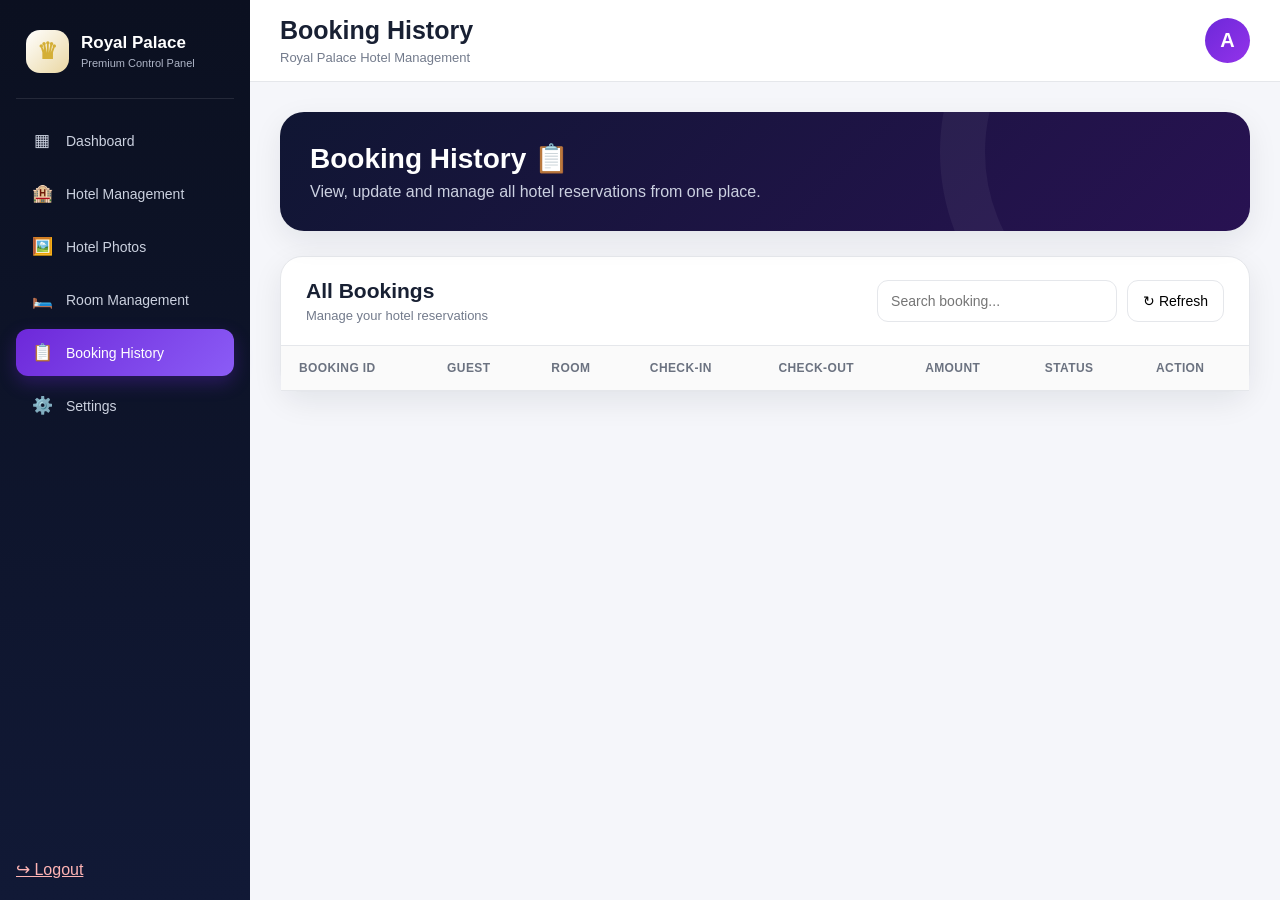
<file: bookings.html>
<!DOCTYPE html>
<html lang="en">
<head>
<meta charset="UTF-8">
<meta name="viewport" content="width=device-width, initial-scale=1.0">

<title>Royal Palace Hotel - Booking History</title>

<style>
*{
  box-sizing:border-box;
  margin:0;
  padding:0;
}

:root{
  --navy:#0b1020;
  --navy2:#111936;
  --purple:#6d28d9;
  --purple2:#8b5cf6;
  --gold:#d4af37;
  --bg:#f5f6fa;
  --white:#fff;
  --text:#182033;
  --muted:#737b8c;
  --border:#e5e7eb;
  --green:#16a34a;
  --red:#dc2626;
  --orange:#d97706;
  --shadow:0 10px 30px rgba(15,23,42,.08);
}

body{
  font-family:Arial,Helvetica,sans-serif;
  background:var(--bg);
  color:var(--text);
  min-height:100vh;
}

/* SIDEBAR */
.sidebar{
  position:fixed;
  left:0;
  top:0;
  bottom:0;
  width:250px;
  background:linear-gradient(180deg,var(--navy),var(--navy2));
  color:white;
  z-index:1000;
  padding:22px 16px;
  transition:.3s;
}

.logo{
  display:flex;
  align-items:center;
  gap:12px;
  padding:8px 10px 25px;
  border-bottom:1px solid rgba(255,255,255,.1);
  margin-bottom:18px;
}

.logo-icon{
  width:43px;
  height:43px;
  border-radius:14px;
  background:linear-gradient(135deg,#fff,#ead7a2);
  color:var(--gold);
  display:flex;
  align-items:center;
  justify-content:center;
  font-size:23px;
  font-weight:bold;
}

.logo-text strong{
  display:block;
  font-size:17px;
}

.logo-text span{
  font-size:11px;
  color:#aeb5c7;
}

.nav{
  display:flex;
  flex-direction:column;
  gap:6px;
}

.nav a{
  color:#cbd1df;
  text-decoration:none;
  padding:13px 14px;
  border-radius:12px;
  display:flex;
  align-items:center;
  gap:12px;
  font-size:14px;
  transition:.2s;
}

.nav a:hover{
  background:rgba(255,255,255,.08);
  color:#fff;
}

.nav a.active{
  background:linear-gradient(135deg,var(--purple),var(--purple2));
  color:#fff;
  box-shadow:0 7px 18px rgba(109,40,217,.3);
}

.nav-icon{
  width:24px;
  text-align:center;
  font-size:17px;
}

.logout{
  position:absolute;
  bottom:20px;
  left:16px;
  right:16px;
}

.logout a{
  color:#ffb4b4!important;
}

/* MAIN */
.main{
  margin-left:250px;
  min-height:100vh;
}

.topbar{
  height:82px;
  background:#fff;
  border-bottom:1px solid var(--border);
  display:flex;
  align-items:center;
  justify-content:space-between;
  padding:0 30px;
  position:sticky;
  top:0;
  z-index:500;
}

.top-title h1{
  font-size:25px;
  margin-bottom:5px;
}

.top-title p{
  color:var(--muted);
  font-size:13px;
}

.admin-avatar{
  width:45px;
  height:45px;
  border-radius:50%;
  background:linear-gradient(135deg,var(--purple),#9333ea);
  color:#fff;
  display:flex;
  align-items:center;
  justify-content:center;
  font-size:20px;
  font-weight:bold;
}

.mobile-menu{
  display:none;
  border:0;
  background:var(--navy);
  color:#fff;
  width:48px;
  height:48px;
  border-radius:14px;
  font-size:25px;
}

.content{
  padding:30px;
  max-width:1500px;
  margin:auto;
}

/* PAGE HERO */
.hero{
  background:linear-gradient(135deg,#101633,#281252);
  color:white;
  border-radius:24px;
  padding:30px;
  margin-bottom:25px;
  box-shadow:var(--shadow);
  position:relative;
  overflow:hidden;
}

.hero:after{
  content:"";
  position:absolute;
  width:350px;
  height:350px;
  right:-130px;
  top:-180px;
  border-radius:50%;
  border:45px solid rgba(255,255,255,.05);
}

.hero h2{
  font-size:28px;
  margin-bottom:8px;
  position:relative;
  z-index:2;
}

.hero p{
  color:#cbd0e0;
  position:relative;
  z-index:2;
}

/* CARD */
.card{
  background:#fff;
  border:1px solid var(--border);
  border-radius:22px;
  box-shadow:var(--shadow);
  overflow:visible;
}

.card-header{
  padding:22px 25px;
  border-bottom:1px solid var(--border);
  display:flex;
  align-items:center;
  justify-content:space-between;
  gap:15px;
}

.card-header h2{
  font-size:21px;
}

.card-header p{
  color:var(--muted);
  font-size:13px;
  margin-top:5px;
}

/* SEARCH */
.tools{
  display:flex;
  align-items:center;
  gap:10px;
}

.search{
  width:240px;
  height:42px;
  border:1px solid var(--border);
  border-radius:11px;
  padding:0 13px;
  outline:none;
  font-size:14px;
}

.search:focus{
  border-color:var(--purple2);
  box-shadow:0 0 0 3px rgba(139,92,246,.12);
}

.refresh{
  border:1px solid var(--border);
  background:#fff;
  height:42px;
  padding:0 15px;
  border-radius:11px;
  cursor:pointer;
  font-size:14px;
}

/* TABLE */
.table-wrap{
  width:100%;
  overflow:visible;
}

table{
  width:100%;
  border-collapse:collapse;
}

th{
  background:#fafafa;
  color:#6b7280;
  text-align:left;
  font-size:12px;
  text-transform:uppercase;
  letter-spacing:.4px;
  padding:15px 18px;
  border-bottom:1px solid var(--border);
  white-space:nowrap;
}

td{
  padding:17px 18px;
  border-bottom:1px solid #f0f1f4;
  font-size:14px;
  vertical-align:middle;
}

tr:last-child td{
  border-bottom:0;
}

.booking-id{
  font-weight:bold;
  color:var(--purple);
}

.guest{
  font-weight:bold;
}

.phone{
  color:var(--muted);
  font-size:12px;
  margin-top:3px;
}

.amount{
  font-weight:bold;
}

/* STATUS */
.status{
  display:inline-flex;
  align-items:center;
  gap:6px;
  padding:7px 10px;
  border-radius:20px;
  font-size:12px;
  font-weight:bold;
  white-space:nowrap;
}

.status:before{
  content:"";
  width:7px;
  height:7px;
  border-radius:50%;
}

.status.confirmed{
  color:#15803d;
  background:#dcfce7;
}

.status.confirmed:before{
  background:#16a34a;
}

.status.pending{
  color:#b45309;
  background:#fef3c7;
}

.status.pending:before{
  background:#f59e0b;
}

.status.cancelled{
  color:#b91c1c;
  background:#fee2e2;
}

.status.cancelled:before{
  background:#ef4444;
}

/* ACTION MENU */
.action{
  position:relative;
  display:flex;
  justify-content:flex-end;
}

.dots{
  width:38px;
  height:38px;
  border:1px solid var(--border);
  background:#fff;
  border-radius:10px;
  cursor:pointer;
  font-size:23px;
  line-height:1;
  color:#4b5563;
  display:flex;
  align-items:center;
  justify-content:center;
}

.dots:hover{
  background:#f5f3ff;
  border-color:#c4b5fd;
  color:var(--purple);
}

.dropdown{
  display:none;
  position:absolute;
  right:0;
  top:45px;
  width:220px;
  background:#fff;
  border:1px solid var(--border);
  border-radius:14px;
  box-shadow:0 18px 45px rgba(15,23,42,.18);
  z-index:9999;
  padding:7px;
}

.dropdown.open{
  display:block;
}

.dropdown button{
  width:100%;
  border:0;
  background:#fff;
  padding:11px 12px;
  text-align:left;
  border-radius:9px;
  cursor:pointer;
  font-size:13px;
  color:#263044;
}

.dropdown button:hover{
  background:#f5f3ff;
  color:var(--purple);
}

.dropdown button.success:hover{
  background:#ecfdf5;
  color:#15803d;
}

.dropdown button.danger:hover{
  background:#fef2f2;
  color:#dc2626;
}

.dropdown .sep{
  height:1px;
  background:var(--border);
  margin:5px 0;
}

/* EMPTY */
.empty{
  text-align:center;
  padding:65px 20px;
  color:var(--muted);
}

.empty-icon{
  font-size:48px;
  margin-bottom:12px;
}

.empty h3{
  color:var(--text);
  margin-bottom:6px;
}

/* MOBILE BOOKING CARDS */
.mobile-list{
  display:none;
}

.booking-card{
  background:#fff;
  border:1px solid var(--border);
  border-radius:17px;
  padding:17px;
  margin:12px;
  position:relative;
}

.booking-card-top{
  display:flex;
  justify-content:space-between;
  align-items:flex-start;
  gap:10px;
  margin-bottom:15px;
}

.booking-card h3{
  font-size:16px;
  margin-bottom:4px;
}

.booking-card .id{
  color:var(--purple);
  font-size:12px;
  font-weight:bold;
}

.booking-info{
  display:grid;
  grid-template-columns:1fr 1fr;
  gap:12px;
}

.info-label{
  color:#8a91a0;
  font-size:11px;
  margin-bottom:3px;
}

.info-value{
  font-size:13px;
  font-weight:600;
}

.booking-card .mobile-action{
  position:absolute;
  right:14px;
  top:52px;
}

/* MODAL */
.modal-bg{
  display:none;
  position:fixed;
  inset:0;
  background:rgba(5,10,25,.65);
  backdrop-filter:blur(5px);
  z-index:2000;
  padding:20px;
  overflow:auto;
}

.modal-bg.show{
  display:flex;
  align-items:center;
  justify-content:center;
}

.modal{
  background:#fff;
  width:100%;
  max-width:570px;
  border-radius:22px;
  box-shadow:0 30px 80px rgba(0,0,0,.25);
  overflow:hidden;
}

.modal-head{
  padding:20px 22px;
  background:linear-gradient(135deg,var(--navy),var(--navy2));
  color:#fff;
  display:flex;
  justify-content:space-between;
  align-items:center;
}

.modal-head h2{
  font-size:20px;
}

.close{
  border:0;
  background:rgba(255,255,255,.12);
  color:#fff;
  width:36px;
  height:36px;
  border-radius:10px;
  font-size:22px;
  cursor:pointer;
}

.modal-body{
  padding:22px;
}

.detail-grid{
  display:grid;
  grid-template-columns:1fr 1fr;
  gap:14px;
}

.detail{
  background:#f8f9fc;
  border-radius:12px;
  padding:13px;
}

.detail.full{
  grid-column:1/-1;
}

.detail label{
  display:block;
  font-size:11px;
  color:#8b92a1;
  margin-bottom:5px;
  text-transform:uppercase;
}

.detail strong{
  font-size:14px;
}

.modal-footer{
  padding:16px 22px;
  border-top:1px solid var(--border);
  display:flex;
  justify-content:flex-end;
  gap:10px;
}

.btn{
  border:0;
  padding:11px 17px;
  border-radius:10px;
  cursor:pointer;
  font-weight:bold;
}

.btn-primary{
  color:#fff;
  background:linear-gradient(135deg,var(--purple),var(--purple2));
}

.btn-light{
  background:#f1f3f6;
  color:#374151;
}

/* EDIT FORM */
.form-group{
  margin-bottom:16px;
}

.form-group label{
  display:block;
  font-size:12px;
  font-weight:bold;
  color:#5b6475;
  margin-bottom:7px;
}

.form-group input,
.form-group select{
  width:100%;
  height:45px;
  border:1px solid #dfe2e8;
  border-radius:10px;
  padding:0 12px;
  font-size:14px;
  outline:none;
  background:#fff;
}

.form-group input:focus,
.form-group select:focus{
  border-color:var(--purple2);
  box-shadow:0 0 0 3px rgba(139,92,246,.1);
}

/* TOAST */
.toast{
  position:fixed;
  right:25px;
  bottom:25px;
  background:#111827;
  color:#fff;
  padding:13px 17px;
  border-radius:11px;
  box-shadow:var(--shadow);
  z-index:5000;
  display:none;
  font-size:13px;
}

.toast.show{
  display:block;
  animation:toastIn .25s ease;
}

@keyframes toastIn{
  from{
    opacity:0;
    transform:translateY(10px);
  }
  to{
    opacity:1;
    transform:translateY(0);
  }
}

/* RESPONSIVE */
@media(max-width:900px){

  .sidebar{
    transform:translateX(-100%);
  }

  .sidebar.open{
    transform:translateX(0);
  }

  .main{
    margin-left:0;
  }

  .mobile-menu{
    display:block;
  }

  .topbar{
    height:76px;
    padding:0 18px;
    gap:12px;
  }

  .top-title{
    flex:1;
  }

  .top-title h1{
    font-size:21px;
  }

  .top-title p{
    font-size:12px;
  }

  .content{
    padding:18px;
  }

  .hero{
    border-radius:20px;
    padding:25px 22px;
  }

  .hero h2{
    font-size:23px;
  }

  .hero p{
    font-size:13px;
    line-height:1.5;
  }

  .tools{
    width:100%;
  }

  .search{
    flex:1;
    width:auto;
  }

  .table-wrap{
    display:none;
  }

  .mobile-list{
    display:block;
  }

  .card-header{
    flex-wrap:wrap;
  }

  .card-header h2{
    font-size:18px;
  }

  .admin-avatar{
    width:40px;
    height:40px;
  }
}

@media(max-width:520px){

  .content{
    padding:14px;
  }

  .hero{
    padding:23px 18px;
    margin-bottom:16px;
  }

  .hero h2{
    font-size:21px;
  }

  .card{
    border-radius:18px;
  }

  .card-header{
    padding:18px 16px;
  }

  .booking-card{
    margin:10px;
  }

  .detail-grid{
    grid-template-columns:1fr;
  }

  .detail.full{
    grid-column:auto;
  }

  .modal-bg{
    padding:10px;
  }

  .modal{
    border-radius:18px;
  }

  .toast{
    left:15px;
    right:15px;
    bottom:15px;
    text-align:center;
  }
}
</style>
</head>

<body>

<!-- SIDEBAR -->
<aside class="sidebar" id="sidebar">

  <div class="logo">
    <div class="logo-icon">♛</div>
    <div class="logo-text">
      <strong>Royal Palace</strong>
      <span>Premium Control Panel</span>
    </div>
  </div>

  <nav class="nav">

    <a href="dashboard.html">
      <span class="nav-icon">▦</span>
      Dashboard
    </a>

    <a href="hotel.html">
      <span class="nav-icon">🏨</span>
      Hotel Management
    </a>

    <a href="photos.html">
      <span class="nav-icon">🖼️</span>
      Hotel Photos
    </a>

    <a href="rooms.html">
      <span class="nav-icon">🛏️</span>
      Room Management
    </a>

    <a href="bookings.html" class="active">
      <span class="nav-icon">📋</span>
      Booking History
    </a>

    <a href="settings.html">
      <span class="nav-icon">⚙️</span>
      Settings
    </a>

  </nav>

  <div class="logout">
    <a href="login.html">
      <span class="nav-icon">↪</span>
      Logout
    </a>
  </div>

</aside>


<!-- MAIN -->
<main class="main">

  <header class="topbar">

    <button class="mobile-menu" onclick="toggleSidebar()" aria-label="Menu">
      ☰
    </button>

    <div class="top-title">
      <h1>Booking History</h1>
      <p>Royal Palace Hotel Management</p>
    </div>

    <div class="admin-avatar">A</div>

  </header>


  <section class="content">

    <div class="hero">
      <h2>Booking History 📋</h2>
      <p>View, update and manage all hotel reservations from one place.</p>
    </div>


    <div class="card">

      <div class="card-header">

        <div>
          <h2>All Bookings</h2>
          <p>Manage your hotel reservations</p>
        </div>

        <div class="tools">
          <input
            class="search"
            id="searchBox"
            type="search"
            placeholder="Search booking..."
            oninput="renderBookings()"
          >

          <button class="refresh" onclick="renderBookings()">
            ↻ Refresh
          </button>
        </div>

      </div>


      <!-- DESKTOP TABLE -->
      <div class="table-wrap">

        <table>

          <thead>
            <tr>
              <th>Booking ID</th>
              <th>Guest</th>
              <th>Room</th>
              <th>Check-in</th>
              <th>Check-out</th>
              <th>Amount</th>
              <th>Status</th>
              <th>Action</th>
            </tr>
          </thead>

          <tbody id="bookingTable"></tbody>

        </table>

      </div>


      <!-- MOBILE LIST -->
      <div class="mobile-list" id="mobileList"></div>

    </div>

  </section>

</main>


<!-- DETAILS MODAL -->
<div class="modal-bg" id="detailsModal">

  <div class="modal">

    <div class="modal-head">
      <h2>Booking Details</h2>
      <button class="close" onclick="closeModal('detailsModal')">×</button>
    </div>

    <div class="modal-body">
      <div class="detail-grid" id="detailsContent"></div>
    </div>

    <div class="modal-footer">
      <button class="btn btn-light" onclick="closeModal('detailsModal')">
        Close
      </button>
    </div>

  </div>

</div>


<!-- EDIT MODAL -->
<div class="modal-bg" id="editModal">

  <div class="modal">

    <div class="modal-head">
      <h2>✏️ Edit Booking</h2>
      <button class="close" onclick="closeModal('editModal')">×</button>
    </div>

    <div class="modal-body">

      <input type="hidden" id="editId">

      <div class="form-group">
        <label>Guest Name</label>
        <input id="editGuest" type="text" placeholder="Guest name">
      </div>

      <div class="form-group">
        <label>Phone Number</label>
        <input id="editPhone" type="text" placeholder="Phone number">
      </div>

      <div class="form-group">
        <label>Room</label>
        <select id="editRoom">
          <option>Premium Room</option>
          <option>Royal Suite</option>
          <option>Royal Palace Suite</option>
        </select>
      </div>

      <div class="form-group">
        <label>Check-in</label>
        <input id="editCheckin" type="date">
      </div>

      <div class="form-group">
        <label>Check-out</label>
        <input id="editCheckout" type="date">
      </div>

      <div class="form-group">
        <label>Amount ₹</label>
        <input id="editAmount" type="number" min="0" placeholder="Amount">
      </div>

      <div class="form-group">
        <label>Status</label>
        <select id="editStatus">
          <option value="pending">Pending</option>
          <option value="confirmed">Confirmed</option>
          <option value="cancelled">Cancelled</option>
        </select>
      </div>

    </div>

    <div class="modal-footer">

      <button class="btn btn-light" onclick="closeModal('editModal')">
        Cancel
      </button>

      <button class="btn btn-primary" onclick="saveEdit()">
        Save Changes
      </button>

    </div>

  </div>

</div>


<!-- TOAST -->
<div class="toast" id="toast"></div>


<script>

/* =====================================================
   ROYAL PALACE HOTEL
   BOOKING MANAGEMENT
===================================================== */

const STORAGE_KEY = "royal_palace_bookings";


/* GET BOOKINGS */
function getBookings(){

  try{

    const data = localStorage.getItem(STORAGE_KEY);

    if(!data) return [];

    const parsed = JSON.parse(data);

    if(!Array.isArray(parsed)) return [];

    return parsed.map(normalizeBooking);

  }catch(error){

    console.error(error);
    return [];

  }

}


/* SAVE BOOKINGS */
function saveBookings(bookings){

  localStorage.setItem(
    STORAGE_KEY,
    JSON.stringify(bookings)
  );

}


/* NORMALIZE BOOKING */
function normalizeBooking(b){

  return {

    id:
      b.id ||
      b.bookingId ||
      b.booking_id ||
      ("RP" + Date.now()),

    guest:
      b.guest ||
      b.guestName ||
      b.name ||
      "Guest",

    phone:
      b.phone ||
      b.mobile ||
      b.phoneNumber ||
      "-",

    room:
      b.room ||
      b.roomName ||
      "Premium Room",

    checkin:
      b.checkin ||
      b.checkIn ||
      b.check_in ||
      "",

    checkout:
      b.checkout ||
      b.checkOut ||
      b.check_out ||
      "",

    amount:
      Number(
        b.amount ||
        b.total ||
        b.price ||
        0
      ),

    status:
      String(
        b.status ||
        "pending"
      ).toLowerCase()

  };

}


/* ESCAPE HTML */
function escapeHTML(value){

  return String(value ?? "")
    .replace(/&/g,"&amp;")
    .replace(/</g,"&lt;")
    .replace(/>/g,"&gt;")
    .replace(/"/g,"&quot;")
    .replace(/'/g,"&#039;");

}


/* SAFE ID */
function safeId(id){

  return encodeURIComponent(String(id));

}


/* FORMAT MONEY */
function money(amount){

  return "₹" + Number(amount || 0).toLocaleString("en-IN");

}


/* STATUS HTML */
function statusHTML(status){

  const s = String(status || "pending").toLowerCase();

  if(s === "confirmed"){
    return '<span class="status confirmed">Confirmed</span>';
  }

  if(s === "cancelled"){
    return '<span class="status cancelled">Cancelled</span>';
  }

  return '<span class="status pending">Pending</span>';

}


/* =====================================================
   RENDER
===================================================== */

function renderBookings(){

  const bookings = getBookings();

  const search =
    document.getElementById("searchBox")
      .value
      .trim()
      .toLowerCase();


  const filtered = bookings.filter(b => {

    const text = [
      b.id,
      b.guest,
      b.phone,
      b.room,
      b.checkin,
      b.checkout,
      b.status
    ].join(" ").toLowerCase();

    return text.includes(search);

  });


  renderDesktop(filtered);
  renderMobile(filtered);

}


/* DESKTOP */
function renderDesktop(bookings){

  const table =
    document.getElementById("bookingTable");

  if(!bookings.length){

    table.innerHTML = `
      <tr>
        <td colspan="8">
          <div class="empty">
            <div class="empty-icon">📋</div>
            <h3>No Bookings Found</h3>
            <p>There are no reservations to display.</p>
          </div>
        </td>
      </tr>
    `;

    return;

  }


  table.innerHTML = bookings.map(b => `

    <tr>

      <td>
        <span class="booking-id">
          ${escapeHTML(b.id)}
        </span>
      </
</file>
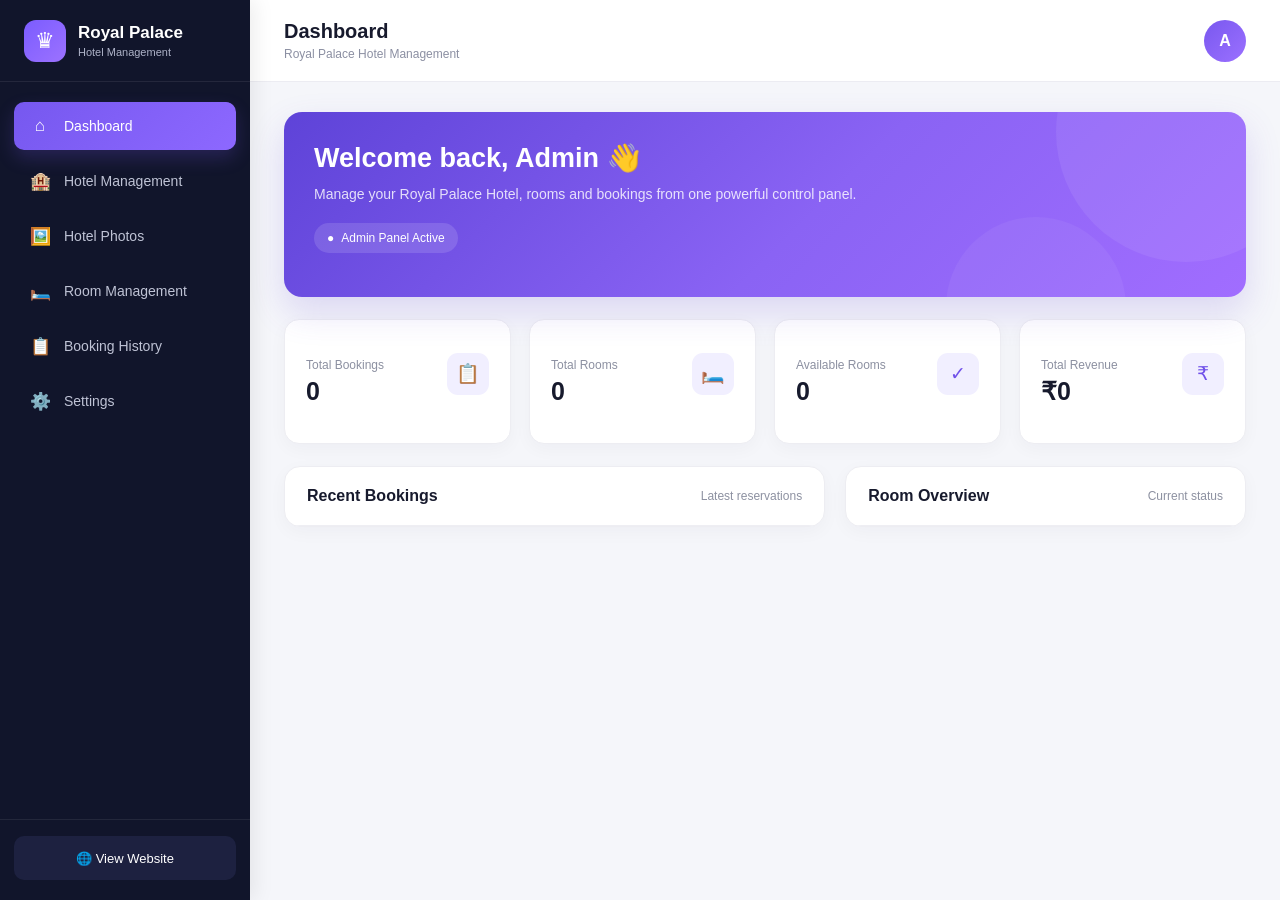
<file: dashboard-new.html>
<!DOCTYPE html>
<html lang="en">
<head>
<meta charset="UTF-8">
<meta name="viewport" content="width=device-width,initial-scale=1.0">
<title>Royal Palace Hotel - Dashboard</title>

<style>
*{
  box-sizing:border-box;
  margin:0;
  padding:0;
}

body{
  font-family:Arial,Helvetica,sans-serif;
  background:#f5f6fa;
  color:#171a2d;
}

/* =====================================================
   MOBILE MENU CHECKBOX
===================================================== */

#menuToggle{
  display:none;
}

/* =====================================================
   SIDEBAR
===================================================== */

.sidebar{
  position:fixed;
  left:0;
  top:0;
  width:250px;
  height:100vh;
  background:#11152b;
  color:#fff;
  z-index:1000;
  display:flex;
  flex-direction:column;
  box-shadow:4px 0 20px rgba(0,0,0,.08);
  transition:transform .25s ease;
}

.logo{
  height:82px;
  display:flex;
  align-items:center;
  gap:12px;
  padding:0 24px;
  border-bottom:1px solid rgba(255,255,255,.08);
  flex-shrink:0;
}

.logo-icon{
  width:42px;
  height:42px;
  border-radius:12px;
  background:linear-gradient(135deg,#7b5cff,#9c72ff);
  display:flex;
  align-items:center;
  justify-content:center;
  font-size:22px;
}

.logo-text strong{
  display:block;
  font-size:17px;
}

.logo-text span{
  display:block;
  font-size:11px;
  color:#aeb3c8;
  margin-top:3px;
}

.nav{
  padding:20px 14px;
  flex:1;
  overflow-y:auto;
}

.nav a{
  text-decoration:none;
  color:#bfc3d5;
  display:flex;
  align-items:center;
  gap:13px;
  height:48px;
  padding:0 15px;
  border-radius:10px;
  margin-bottom:7px;
  font-size:14px;
}

.nav a:hover{
  background:#1d2140;
  color:#fff;
}

.nav a.active{
  background:linear-gradient(135deg,#7658ef,#8d68ff);
  color:#fff;
  box-shadow:0 8px 18px rgba(118,88,239,.22);
}

.nav-icon{
  width:22px;
  text-align:center;
  font-size:17px;
}

.sidebar-bottom{
  padding:16px 14px 20px;
  border-top:1px solid rgba(255,255,255,.08);
  flex-shrink:0;
}

.website-btn{
  display:flex;
  align-items:center;
  justify-content:center;
  gap:8px;
  height:44px;
  border-radius:10px;
  background:#1d2140;
  color:#fff;
  text-decoration:none;
  font-size:13px;
}

/* =====================================================
   SIDEBAR OVERLAY
===================================================== */

.sidebar-overlay{
  display:none;
}

/* =====================================================
   MAIN
===================================================== */

.main{
  margin-left:250px;
  min-height:100vh;
}

.topbar{
  height:82px;
  background:#fff;
  display:flex;
  align-items:center;
  justify-content:space-between;
  padding:0 34px;
  border-bottom:1px solid #ececf2;
}

.topbar-left{
  display:flex;
  align-items:center;
  gap:12px;
}

.top-title h1{
  font-size:20px;
  color:#171a2d;
}

.top-title p{
  font-size:12px;
  color:#8b8fa2;
  margin-top:4px;
}

.profile{
  width:42px;
  height:42px;
  border-radius:50%;
  background:linear-gradient(135deg,#7958ef,#9b70ff);
  color:#fff;
  display:flex;
  align-items:center;
  justify-content:center;
  font-weight:bold;
}

/* =====================================================
   MENU BUTTON
===================================================== */

.menu-button{
  display:none;
  width:42px;
  height:42px;
  border:0;
  border-radius:10px;
  background:#f1efff;
  color:#7051e9;
  font-size:24px;
  cursor:pointer;
  -webkit-tap-highlight-color:transparent;
  touch-action:manipulation;
  align-items:center;
  justify-content:center;
  user-select:none;
}

/* =====================================================
   CONTENT
===================================================== */

.content{
  padding:30px 34px 40px;
}

.welcome{
  min-height:185px;
  border-radius:18px;
  padding:30px;
  color:#fff;
  background:linear-gradient(135deg,#5e43d8,#8a63f4 55%,#a16dff);
  position:relative;
  overflow:hidden;
  box-shadow:0 15px 35px rgba(100,72,210,.18);
}

.welcome:before{
  content:"";
  position:absolute;
  width:260px;
  height:260px;
  border-radius:50%;
  background:rgba(255,255,255,.07);
  right:-70px;
  top:-110px;
}

.welcome:after{
  content:"";
  position:absolute;
  width:180px;
  height:180px;
  border-radius:50%;
  background:rgba(255,255,255,.05);
  right:120px;
  bottom:-100px;
}

.welcome-content{
  position:relative;
  z-index:2;
}

.welcome h2{
  font-size:27px;
  margin-bottom:9px;
}

.welcome p{
  font-size:14px;
  color:rgba(255,255,255,.82);
  max-width:600px;
  line-height:1.6;
}

.welcome-badge{
  display:inline-flex;
  align-items:center;
  gap:7px;
  margin-top:18px;
  background:rgba(255,255,255,.13);
  padding:8px 13px;
  border-radius:30px;
  font-size:12px;
}

/* =====================================================
   STATS
===================================================== */

.stats{
  display:grid;
  grid-template-columns:repeat(4,1fr);
  gap:18px;
  margin-top:22px;
}

.stat-card{
  background:#fff;
  border:1px solid #ededf2;
  border-radius:15px;
  padding:21px;
  min-height:125px;
  box-shadow:0 5px 18px rgba(25,25,60,.035);
}

.stat-top{
  display:flex;
  align-items:center;
  justify-content:space-between;
}

.stat-icon{
  width:42px;
  height:42px;
  border-radius:11px;
  background:#f1efff;
  color:#7051e9;
  display:flex;
  align-items:center;
  justify-content:center;
  font-size:19px;
}

.stat-label{
  color:#8c90a1;
  font-size:12px;
  margin-top:17px;
}

.stat-value{
  font-size:25px;
  font-weight:700;
  margin-top:5px;
}

/* =====================================================
   PANELS
===================================================== */

.panels{
  display:grid;
  grid-template-columns:1.35fr 1fr;
  gap:20px;
  margin-top:22px;
}

.panel{
  background:#fff;
  border:1px solid #ededf2;
  border-radius:16px;
  overflow:hidden;
  box-shadow:0 5px 18px rgba(25,25,60,.035);
}

.panel-header{
  padding:20px 22px;
  display:flex;
  align-items:center;
  justify-content:space-between;
  border-bottom:1px solid #eeeeF3;
}

.panel-header h3{
  font-size:16px;
}

.panel-header span{
  font-size:12px;
  color:#8d91a1;
}

/* =====================================================
   BOOKINGS
===================================================== */

.booking-row{
  display:grid;
  grid-template-columns:1.05fr 1fr 1fr .85fr;
  gap:12px;
  align-items:center;
  padding:17px 22px;
  border-bottom:1px solid #f0f0f4;
}

.booking-row:last-child{
  border-bottom:0;
}

.booking-id{
  font-size:12px;
  font-weight:bold;
  color:#7051e9;
}

.guest-name{
  font-size:13px;
  font-weight:600;
}

.room-name{
  font-size:12px;
  color:#73778b;
}

.booking-date{
  font-size:11px;
  color:#8a8e9f;
  margin-top:4px;
}

.amount{
  font-size:13px;
  font-weight:700;
}

/* =====================================================
   STATUS
===================================================== */

.status{
  display:inline-flex;
  align-items:center;
  justify-content:center;
  padding:6px 9px;
  border-radius:30px;
  font-size:10px;
  font-weight:bold;
  text-transform:capitalize;
}

.status.confirmed,
.status.available{
  background:#e9f9ef;
  color:#1d9a50;
}

.status.pending{
  background:#fff5df;
  color:#c27a00;
}

.status.cancelled,
.status.canceled{
  background:#ffebed;
  color:#d43c4a;
}

.status.occupied,
.status.booked{
  background:#eeeaff;
  color:#7354df;
}

.status.maintenance{
  background:#ffeceb;
  color:#d55345;
}

/* =====================================================
   ROOMS
===================================================== */

.room-row{
  display:flex;
  align-items:center;
  gap:14px;
  padding:15px 20px;
  border-bottom:1px solid #f0f0f4;
}

.room-row:last-child{
  border-bottom:0;
}

.room-thumb{
  width:58px;
  height:48px;
  border-radius:9px;
  overflow:hidden;
  background:#f0eefb;
  display:flex;
  align-items:center;
  justify-content:center;
  color:#7658e8;
  font-size:21px;
  flex-shrink:0;
}

.room-thumb img{
  width:100%;
  height:100%;
  object-fit:cover;
}

.room-info{
  flex:1;
  min-width:0;
}

.room-info strong{
  display:block;
  font-size:13px;
  white-space:nowrap;
  overflow:hidden;
  text-overflow:ellipsis;
}

.room-info span{
  display:block;
  font-size:11px;
  color:#8c90a1;
  margin-top:4px;
}

.room-status{
  flex-shrink:0;
}

/* =====================================================
   EMPTY
===================================================== */

.empty{
  padding:35px 20px;
  text-align:center;
  color:#969aaa;
  font-size:13px;
}

.empty-icon{
  font-size:28px;
  margin-bottom:8px;
}

/* =====================================================
   RESPONSIVE
===================================================== */

@media(max-width:1100px){

  .stats{
    grid-template-columns:repeat(2,1fr);
  }

  .panels{
    grid-template-columns:1fr;
  }

}

@media(max-width:800px){

  .sidebar{
    transform:translateX(-100%);
  }

  /*
     IMPORTANT:
     CSS checkbox controls the sidebar.
     JavaScript is NOT required.
  */

  #menuToggle:checked ~ .sidebar{
    transform:translateX(0);
  }

  #menuToggle:checked ~ .sidebar-overlay{
    display:block;
  }

  .sidebar-overlay{
    position:fixed;
    inset:0;
    background:rgba(5,7,20,.48);
    z-index:999;
    cursor:pointer;
  }

  .main{
    margin-left:0;
  }

  .topbar{
    height:70px;
    padding:0 16px;
  }

  .menu-button{
    display:flex;
  }

  .top-title h1{
    font-size:17px;
  }

  .top-title p{
    font-size:10px;
  }

  .profile{
    width:38px;
    height:38px;
  }

  .content{
    padding:18px 16px 30px;
  }

  .welcome{
    min-height:175px;
    padding:24px 20px;
  }

  .welcome h2{
    font-size:23px;
  }

  .welcome p{
    font-size:12px;
  }

  .stats{
    grid-template-columns:repeat(2,1fr);
    gap:12px;
  }

  .stat-card{
    padding:16px;
    min-height:115px;
  }

  .stat-value{
    font-size:22px;
  }

  .panels{
    gap:15px;
  }

  .panel-header{
    padding:17px;
  }

  .booking-row{
    grid-template-columns:1fr auto;
    padding:15px 17px;
  }

  .booking-row > div:nth-child(3){
    display:none;
  }

  .booking-row > div:nth-child(4){
    text-align:right;
  }

  .room-row{
    padding:14px 16px;
  }

}

@media(max-width:480px){

  .stats{
    gap:10px;
  }

  .stat-card{
    padding:13px;
  }

  .stat-icon{
    width:36px;
    height:36px;
    font-size:16px;
  }

  .stat-label{
    margin-top:12px;
  }

  .stat-value{
    font-size:19px;
  }

  .welcome{
    border-radius:15px;
  }

  .welcome h2{
    font-size:20px;
  }

  .room-status .status{
    font-size:9px;
  }

}
</style>
</head>

<body>

<!-- =====================================================
     CHECKBOX MENU CONTROLLER
===================================================== -->

<input type="checkbox" id="menuToggle">


<!-- =====================================================
     SIDEBAR
===================================================== -->

<aside class="sidebar" id="sidebar">

  <div class="logo">

    <div class="logo-icon">♛</div>

    <div class="logo-text">
      <strong>Royal Palace</strong>
      <span>Hotel Management</span>
    </div>

  </div>

  <nav class="nav">

    <a href="dashboard-new.html" class="active">
      <span class="nav-icon">⌂</span>
      <span>Dashboard</span>
    </a>

    <a href="hotel.html">
      <span class="nav-icon">🏨</span>
      <span>Hotel Management</span>
    </a>

    <a href="photos.html">
      <span class="nav-icon">🖼️</span>
      <span>Hotel Photos</span>
    </a>

    <a href="rooms.html">
      <span class="nav-icon">🛏️</span>
      <span>Room Management</span>
    </a>

    <a href="bookings.html">
      <span class="nav-icon">📋</span>
      <span>Booking History</span>
    </a>

    <a href="settings.html">
      <span class="nav-icon">⚙️</span>
      <span>Settings</span>
    </a>

  </nav>

  <div class="sidebar-bottom">

    <a class="website-btn" href="index.html">
      🌐 View Website
    </a>

  </div>

</aside>


<!-- =====================================================
     OVERLAY
===================================================== -->

<label
  class="sidebar-overlay"
  for="menuToggle"
  aria-label="Close Menu">
</label>


<!-- =====================================================
     MAIN
===================================================== -->

<main class="main">

  <header class="topbar">

    <div class="topbar-left">

      <!--
        IMPORTANT:
        This label works as the menu button.
        No JavaScript required.
      -->

      <label
        class="menu-button"
        for="menuToggle"
        aria-label="Open Menu">
        ☰
      </label>

      <div class="top-title">

        <h1>Dashboard</h1>

        <p>
          Royal Palace Hotel Management
        </p>

      </div>

    </div>

    <div class="profile">
      A
    </div>

  </header>


  <!-- ===================================================
       CONTENT
  ==================================================== -->

  <section class="content">

    <!-- WELCOME -->

    <div class="welcome">

      <div class="welcome-content">

        <h2>
          Welcome back, Admin 👋
        </h2>

        <p>
          Manage your Royal Palace Hotel, rooms and bookings
          from one powerful control panel.
        </p>

        <div class="welcome-badge">

          <span>●</span>

          <span>
            Admin Panel Active
          </span>

        </div>

      </div>

    </div>


    <!-- =================================================
         STATS
    ================================================== -->

    <div class="stats">

      <div class="stat-card">

        <div class="stat-top">

          <div>

            <div class="stat-label">
              Total Bookings
            </div>

            <div
              class="stat-value"
              id="totalBookings">
              0
            </div>

          </div>

          <div class="stat-icon">
            📋
          </div>

        </div>

      </div>


      <div class="stat-card">

        <div class="stat-top">

          <div>

            <div class="stat-label">
              Total Rooms
            </div>

            <div
              class="stat-value"
              id="totalRooms">
              0
            </div>

          </div>

          <div class="stat-icon">
            🛏️
          </div>

        </div>

      </div>


      <div class="stat-card">

        <div class="stat-top">

          <div>

            <div class="stat-label">
              Available Rooms
            </div>

            <div
              class="stat-value"
              id="availableRooms">
              0
            </div>

          </div>

          <div class="stat-icon">
            ✓
          </div>

        </div>

      </div>


      <div class="stat-card">

        <div class="stat-top">

          <div>

            <div class="stat-label">
              Total Revenue
            </div>

            <div
              class="stat-value"
              id="totalRevenue">
              ₹0
            </div>

          </div>

          <div class="stat-icon">
            ₹
          </div>

        </div>

      </div>

    </div>


    <!-- =================================================
         PANELS
    ================================================== -->

    <div class="panels">

      <!-- BOOKINGS -->

      <div class="panel">

        <div class="panel-header">

          <h3>
            Recent Bookings
          </h3>

          <span>
            Latest reservations
          </span>

        </div>

        <div
          class="panel-body"
          id="recentBookings">
        </div>

      </div>


      <!-- ROOMS -->

      <div class="panel">

        <div class="panel-header">

          <h3>
            Room Overview
          </h3>

          <span>
            Current status
          </span>

        </div>

        <div
          class="panel-body"
          id="roomOverview">
        </div>

      </div>

    </div>

  </section>

</main>


<script>

/* =====================================================
   STORAGE
===================================================== */

var ROOM_KEY = "royal_palace_rooms";
var BOOKING_KEY = "royal_palace_bookings";


/* =====================================================
   DEFAULT ROOMS
===================================================== */

var defaultRooms = [

  {
    id:"room_101",
    name:"Premium Room",
    number:"101",
    price:2500,
    status:"available",
    image:"premium-room.jpg"
  },

  {
    id:"room_102",
    name:"Royal Suite",
    number:"102",
    price:4500,
    status:"available",
    image:"royal-suite.jpg"
  },

  {
    id:"room_103",
    name:"Royal Palace Suite",
    number:"103",
    price:6500,
    status:"available",
    image:""
  }

];


/* =====================================================
   DEFAULT BOOKINGS
===================================================== */

var defaultBookings = [

  {
    id:"RP1001",
    name:"Rahul Kumar",
    room:"Premium Room",
    checkIn:"2026-09-12",
    checkOut:"2026-09-14",
    amount:5000,
    status:"confirmed"
  },

  {
    id:"RP1002",
    name:"Amit Singh",
    room:"Royal Suite",
    checkIn:"2026-09-15",
    checkOut:"2026-09-17",
    amount:9000,
    status:"pending"
  },

  {
    id:"RP1003",
    name:"Neha Sharma",
    room:"Royal Palace Suite",
    checkIn:"2026-09-18",
    checkOut:"2026-09-20",
    amount:13000,
    status:"confirmed"
  }

];


/* =====================================================
   STORAGE READER
===================================================== */

function readStorage(key,fallback){

  try{

    var raw = localStorage.getItem(key);

    /*
      If storage does not exist, create defaults.
    */

    if(raw === null){

      localStorage.setItem(
        key,
        JSON.stringify(fallback)
      );

      return fallback.slice();

    }

    var data = JSON.parse(raw);

    if(Array.isArray(data)){

      /*
        If an old empty array exists, keep it.
        This prevents overwriting user's saved data.
      */

      return data;

    }

  }catch(error){

    console.log("Storage error:",error);

  }

  return fallback.slice();

}


/* =====================================================
   GET ROOMS
===================================================== */

function getRooms(){

  return readStorage(
    ROOM_KEY,
    defaultRooms
  );

}


/* =====================================================
   GET BOOKINGS
===================================================== */

function getBookings(){

  return readStorage(
    BOOKING_KEY,
    defaultBookings
  );

}


/* =====================================================
   ESCAPE HTML
===================================================== */

function escapeHtml(value){

  if(
    value === null ||
    value === undefined
  ){

    return "";

  }

  return String(value)
    .replace(/&/g,"&amp;")
    .replace(/</g,"&lt;")
    .replace(/>/g,"&gt;")
    .replace(/"/g,"&quot;")
    .replace(/'/g,"&#039;");

}


/* =====================================================
   MONEY
===================================================== */

function money(value){

  var number = Number(value);

  if(!isFinite(number)){

    number = 0;

  }

  return "₹" +
    number.toLocaleString("en-IN");

}


/* =====================================================
   STATUS CLASS
===================================================== */

function statusClass(status){

  var value =
    String(status || "pending")
      .toLowerCase()
      .trim();

  var allowed = [

    "confirmed",
    "pending",
    "cancelled",
    "canceled",
    "available",
    "occupied",
    "booked",
    "maintenance"

  ];

  if(
    allowed.indexOf(value) !== -1
  ){

    return value;

  }

  return "pending";

}


/* =====================================================
   STATUS TEXT
=========
</file>
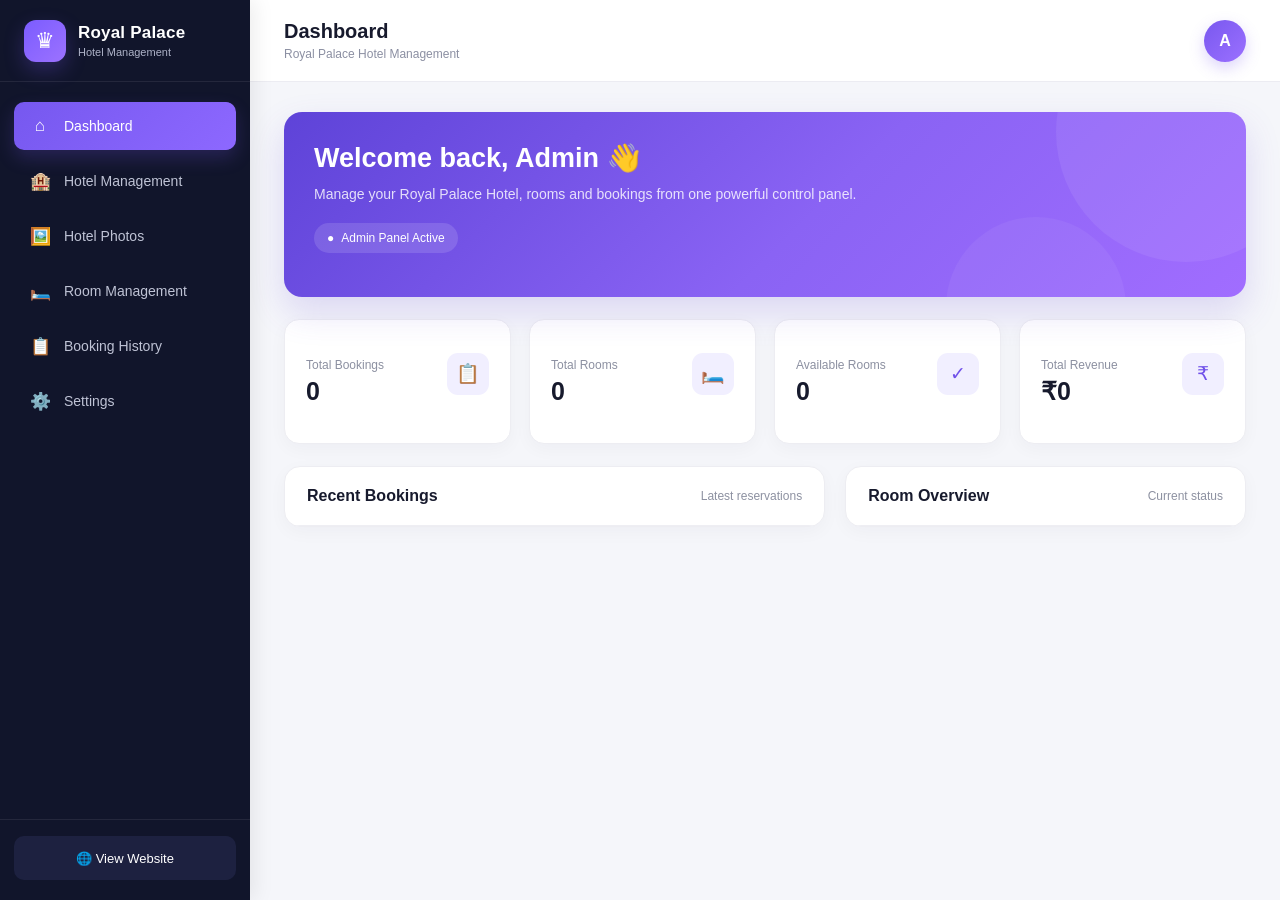
<file: dashboard.html>
<!DOCTYPE html>
<html lang="en">
<head>
<meta charset="UTF-8">
<meta name="viewport" content="width=device-width,initial-scale=1.0">

<title>Royal Palace Hotel - Dashboard</title>

<style>
*{
  box-sizing:border-box;
  margin:0;
  padding:0;
}

body{
  font-family:Arial,Helvetica,sans-serif;
  background:#f5f6fa;
  color:#171a2d;
}

/* ================= SIDEBAR ================= */

.sidebar{
  position:fixed;
  left:0;
  top:0;
  width:250px;
  height:100vh;
  background:#11152b;
  color:#fff;
  z-index:1000;
  display:flex;
  flex-direction:column;
  box-shadow:4px 0 20px rgba(0,0,0,.08);
}

.logo{
  height:82px;
  display:flex;
  align-items:center;
  gap:12px;
  padding:0 24px;
  border-bottom:1px solid rgba(255,255,255,.08);
}

.logo-icon{
  width:42px;
  height:42px;
  border-radius:12px;
  background:linear-gradient(135deg,#7b5cff,#9c72ff);
  display:flex;
  align-items:center;
  justify-content:center;
  font-size:22px;
  box-shadow:0 8px 20px rgba(123,92,255,.25);
}

.logo-text strong{
  display:block;
  font-size:17px;
  letter-spacing:.2px;
}

.logo-text span{
  display:block;
  font-size:11px;
  color:#aeb3c8;
  margin-top:3px;
}

.nav{
  padding:20px 14px;
  flex:1;
}

.nav a{
  text-decoration:none;
  color:#bfc3d5;
  display:flex;
  align-items:center;
  gap:13px;
  height:48px;
  padding:0 15px;
  border-radius:10px;
  margin-bottom:7px;
  font-size:14px;
  transition:.2s;
}

.nav a:hover{
  background:#1d2140;
  color:#fff;
}

.nav a.active{
  background:linear-gradient(135deg,#7658ef,#8d68ff);
  color:#fff;
  box-shadow:0 8px 18px rgba(118,88,239,.22);
}

.nav-icon{
  width:22px;
  text-align:center;
  font-size:17px;
}

.sidebar-bottom{
  padding:16px 14px 20px;
  border-top:1px solid rgba(255,255,255,.08);
}

.website-btn{
  display:flex;
  align-items:center;
  justify-content:center;
  gap:8px;
  height:44px;
  border-radius:10px;
  background:#1d2140;
  color:#fff;
  text-decoration:none;
  font-size:13px;
}

/* ================= MAIN ================= */

.main{
  margin-left:250px;
  min-height:100vh;
}

.topbar{
  height:82px;
  background:#fff;
  display:flex;
  align-items:center;
  justify-content:space-between;
  padding:0 34px;
  border-bottom:1px solid #ececf2;
}

.top-title h1{
  font-size:20px;
  color:#171a2d;
}

.top-title p{
  font-size:12px;
  color:#8b8fa2;
  margin-top:4px;
}

.profile{
  width:42px;
  height:42px;
  border-radius:50%;
  background:linear-gradient(135deg,#7958ef,#9b70ff);
  color:#fff;
  display:flex;
  align-items:center;
  justify-content:center;
  font-weight:bold;
  box-shadow:0 6px 15px rgba(121,88,239,.25);
}

.menu-button{
  display:none;
  width:42px;
  height:42px;
  border:0;
  border-radius:10px;
  background:#f1efff;
  color:#7051e9;
  font-size:22px;
  cursor:pointer;
}

/* ================= CONTENT ================= */

.content{
  padding:30px 34px 40px;
}

.welcome{
  min-height:185px;
  border-radius:18px;
  padding:30px;
  color:#fff;
  background:linear-gradient(135deg,#5e43d8,#8a63f4 55%,#a16dff);
  position:relative;
  overflow:hidden;
  box-shadow:0 15px 35px rgba(100,72,210,.18);
}

.welcome:before{
  content:"";
  position:absolute;
  width:260px;
  height:260px;
  border-radius:50%;
  background:rgba(255,255,255,.07);
  right:-70px;
  top:-110px;
}

.welcome:after{
  content:"";
  position:absolute;
  width:180px;
  height:180px;
  border-radius:50%;
  background:rgba(255,255,255,.05);
  right:120px;
  bottom:-100px;
}

.welcome-content{
  position:relative;
  z-index:2;
}

.welcome h2{
  font-size:27px;
  margin-bottom:9px;
}

.welcome p{
  font-size:14px;
  color:rgba(255,255,255,.82);
  max-width:600px;
  line-height:1.6;
}

.welcome-badge{
  display:inline-flex;
  align-items:center;
  gap:7px;
  margin-top:18px;
  background:rgba(255,255,255,.13);
  padding:8px 13px;
  border-radius:30px;
  font-size:12px;
}

/* ================= STATS ================= */

.stats{
  display:grid;
  grid-template-columns:repeat(4,1fr);
  gap:18px;
  margin-top:22px;
}

.stat-card{
  background:#fff;
  border:1px solid #ededf2;
  border-radius:15px;
  padding:21px;
  min-height:125px;
  box-shadow:0 5px 18px rgba(25,25,60,.035);
}

.stat-top{
  display:flex;
  align-items:center;
  justify-content:space-between;
}

.stat-icon{
  width:42px;
  height:42px;
  border-radius:11px;
  background:#f1efff;
  color:#7051e9;
  display:flex;
  align-items:center;
  justify-content:center;
  font-size:19px;
}

.stat-label{
  color:#8c90a1;
  font-size:12px;
  margin-top:17px;
}

.stat-value{
  font-size:25px;
  font-weight:700;
  margin-top:5px;
}

/* ================= PANELS ================= */

.panels{
  display:grid;
  grid-template-columns:1.35fr 1fr;
  gap:20px;
  margin-top:22px;
}

.panel{
  background:#fff;
  border:1px solid #ededf2;
  border-radius:16px;
  overflow:hidden;
  box-shadow:0 5px 18px rgba(25,25,60,.035);
}

.panel-header{
  padding:20px 22px;
  display:flex;
  align-items:center;
  justify-content:space-between;
  border-bottom:1px solid #eeeeF3;
}

.panel-header h3{
  font-size:16px;
}

.panel-header span{
  font-size:12px;
  color:#8d91a1;
}

.panel-body{
  padding:0;
}

/* ================= BOOKING ================= */

.booking-row{
  display:grid;
  grid-template-columns:1.05fr 1fr 1fr .85fr;
  gap:12px;
  align-items:center;
  padding:17px 22px;
  border-bottom:1px solid #f0f0f4;
}

.booking-row:last-child{
  border-bottom:0;
}

.booking-id{
  font-size:12px;
  font-weight:bold;
  color:#7051e9;
}

.guest-name{
  font-size:13px;
  font-weight:600;
}

.room-name{
  font-size:12px;
  color:#73778b;
}

.booking-date{
  font-size:11px;
  color:#8a8e9f;
  margin-top:4px;
}

.amount{
  font-size:13px;
  font-weight:700;
}

.status{
  display:inline-flex;
  align-items:center;
  justify-content:center;
  padding:6px 9px;
  border-radius:30px;
  font-size:10px;
  font-weight:bold;
  text-transform:capitalize;
}

.status.confirmed,
.status.available{
  background:#e9f9ef;
  color:#1d9a50;
}

.status.pending{
  background:#fff5df;
  color:#c27a00;
}

.status.cancelled,
.status.canceled{
  background:#ffebed;
  color:#d43c4a;
}

.status.occupied,
.status.booked{
  background:#eeeaff;
  color:#7354df;
}

.status.maintenance{
  background:#ffeceb;
  color:#d55345;
}

/* ================= ROOM OVERVIEW ================= */

.room-row{
  display:flex;
  align-items:center;
  gap:14px;
  padding:15px 20px;
  border-bottom:1px solid #f0f0f4;
}

.room-row:last-child{
  border-bottom:0;
}

.room-thumb{
  width:58px;
  height:48px;
  border-radius:9px;
  overflow:hidden;
  background:#f0eefb;
  display:flex;
  align-items:center;
  justify-content:center;
  color:#7658e8;
  font-size:21px;
  flex-shrink:0;
}

.room-thumb img{
  width:100%;
  height:100%;
  object-fit:cover;
}

.room-info{
  flex:1;
  min-width:0;
}

.room-info strong{
  display:block;
  font-size:13px;
  white-space:nowrap;
  overflow:hidden;
  text-overflow:ellipsis;
}

.room-info span{
  display:block;
  font-size:11px;
  color:#8c90a1;
  margin-top:4px;
}

.room-status{
  flex-shrink:0;
}

/* ================= EMPTY ================= */

.empty{
  padding:35px 20px;
  text-align:center;
  color:#969aaa;
  font-size:13px;
}

.empty-icon{
  font-size:28px;
  margin-bottom:8px;
}

/* ================= OVERLAY ================= */

.sidebar-overlay{
  display:none;
  position:fixed;
  inset:0;
  background:rgba(5,7,20,.48);
  z-index:999;
}

/* ================= RESPONSIVE ================= */

@media(max-width:1100px){
  .stats{
    grid-template-columns:repeat(2,1fr);
  }

  .panels{
    grid-template-columns:1fr;
  }
}

@media(max-width:800px){

  .sidebar{
    transform:translateX(-100%);
    transition:transform .25s ease;
  }

  .sidebar.open{
    transform:translateX(0);
  }

  .sidebar-overlay.show{
    display:block;
  }

  .main{
    margin-left:0;
  }

  .topbar{
    height:70px;
    padding:0 16px;
  }

  .menu-button{
    display:block;
  }

  .topbar-left{
    display:flex;
    align-items:center;
    gap:12px;
  }

  .top-title h1{
    font-size:17px;
  }

  .top-title p{
    font-size:10px;
  }

  .profile{
    width:38px;
    height:38px;
  }

  .content{
    padding:18px 16px 30px;
  }

  .welcome{
    min-height:175px;
    padding:24px 20px;
  }

  .welcome h2{
    font-size:23px;
  }

  .welcome p{
    font-size:12px;
  }

  .stats{
    grid-template-columns:repeat(2,1fr);
    gap:12px;
  }

  .stat-card{
    padding:16px;
    min-height:115px;
  }

  .stat-value{
    font-size:22px;
  }

  .panels{
    gap:15px;
  }

  .panel-header{
    padding:17px;
  }

  .booking-row{
    grid-template-columns:1fr auto;
    padding:15px 17px;
  }

  .booking-row > div:nth-child(3){
    display:none;
  }

  .booking-row > div:nth-child(4){
    text-align:right;
  }

  .room-row{
    padding:14px 16px;
  }
}

@media(max-width:480px){

  .stats{
    gap:10px;
  }

  .stat-card{
    padding:13px;
  }

  .stat-icon{
    width:36px;
    height:36px;
    font-size:16px;
  }

  .stat-label{
    margin-top:12px;
  }

  .stat-value{
    font-size:19px;
  }

  .welcome{
    border-radius:15px;
  }

  .welcome h2{
    font-size:20px;
  }

  .booking-row{
    grid-template-columns:1fr auto;
  }

  .room-status .status{
    font-size:9px;
  }
}
</style>
</head>

<body>

<!-- ================= SIDEBAR ================= -->

<aside class="sidebar" id="sidebar">

  <div class="logo">
    <div class="logo-icon">♛</div>

    <div class="logo-text">
      <strong>Royal Palace</strong>
      <span>Hotel Management</span>
    </div>
  </div>

  <nav class="nav">

    <a href="dashboard.html"
       class="active"
       onclick="closeSidebar()">
      <span class="nav-icon">⌂</span>
      <span>Dashboard</span>
    </a>

    <a href="hotel.html"
       onclick="closeSidebar()">
      <span class="nav-icon">🏨</span>
      <span>Hotel Management</span>
    </a>

    <a href="photos.html"
       onclick="closeSidebar()">
      <span class="nav-icon">🖼️</span>
      <span>Hotel Photos</span>
    </a>

    <a href="rooms.html"
       onclick="closeSidebar()">
      <span class="nav-icon">🛏️</span>
      <span>Room Management</span>
    </a>

    <a href="bookings.html"
       onclick="closeSidebar()">
      <span class="nav-icon">📋</span>
      <span>Booking History</span>
    </a>

    <a href="settings.html"
       onclick="closeSidebar()">
      <span class="nav-icon">⚙️</span>
      <span>Settings</span>
    </a>

  </nav>

  <div class="sidebar-bottom">

    <a class="website-btn"
       href="index.html"
       onclick="closeSidebar()">
      🌐 View Website
    </a>

  </div>

</aside>

<div class="sidebar-overlay"
     id="sidebarOverlay"
     onclick="closeSidebar()">
</div>


<!-- ================= MAIN ================= -->

<main class="main">

  <!-- TOPBAR -->

  <header class="topbar">

    <div class="topbar-left">

      <button
        class="menu-button"
        id="menuButton"
        aria-label="Open menu"
        aria-expanded="false"
        onclick="toggleSidebar()">
        ☰
      </button>

      <div class="top-title">
        <h1>Dashboard</h1>
        <p>Royal Palace Hotel Management</p>
      </div>

    </div>

    <div class="profile">A</div>

  </header>


  <!-- CONTENT -->

  <section class="content">

    <!-- WELCOME -->

    <div class="welcome">

      <div class="welcome-content">

        <h2>Welcome back, Admin 👋</h2>

        <p>
          Manage your Royal Palace Hotel, rooms and bookings
          from one powerful control panel.
        </p>

        <div class="welcome-badge">
          <span>●</span>
          <span>Admin Panel Active</span>
        </div>

      </div>

    </div>


    <!-- STATS -->

    <div class="stats">

      <div class="stat-card">

        <div class="stat-top">

          <div>
            <div class="stat-label">Total Bookings</div>
            <div class="stat-value" id="totalBookings">0</div>
          </div>

          <div class="stat-icon">📋</div>

        </div>

      </div>


      <div class="stat-card">

        <div class="stat-top">

          <div>
            <div class="stat-label">Total Rooms</div>
            <div class="stat-value" id="totalRooms">0</div>
          </div>

          <div class="stat-icon">🛏️</div>

        </div>

      </div>


      <div class="stat-card">

        <div class="stat-top">

          <div>
            <div class="stat-label">Available Rooms</div>
            <div class="stat-value" id="availableRooms">0</div>
          </div>

          <div class="stat-icon">✓</div>

        </div>

      </div>


      <div class="stat-card">

        <div class="stat-top">

          <div>
            <div class="stat-label">Total Revenue</div>
            <div class="stat-value" id="totalRevenue">₹0</div>
          </div>

          <div class="stat-icon">₹</div>

        </div>

      </div>

    </div>


    <!-- PANELS -->

    <div class="panels">

      <!-- RECENT BOOKINGS -->

      <div class="panel">

        <div class="panel-header">

          <h3>Recent Bookings</h3>

          <span>Latest reservations</span>

        </div>

        <div
          class="panel-body"
          id="recentBookings">
        </div>

      </div>


      <!-- ROOM OVERVIEW -->

      <div class="panel">

        <div class="panel-header">

          <h3>Room Overview</h3>

          <span>Current status</span>

        </div>

        <div
          class="panel-body"
          id="roomOverview">
        </div>

      </div>

    </div>

  </section>

</main>


<script>
"use strict";

/* =========================================================
   STORAGE KEYS
========================================================= */

var ROOM_KEY = "royal_palace_rooms";
var BOOKING_KEY = "royal_palace_bookings";


/* =========================================================
   DEFAULT DATA
========================================================= */

var defaultRooms = [

  {
    id:"room_101",
    name:"Premium Room",
    number:"101",
    price:2500,
    status:"available",
    image:"premium-room.jpg"
  },

  {
    id:"room_102",
    name:"Royal Suite",
    number:"102",
    price:4500,
    status:"available",
    image:"royal-suite.jpg"
  },

  {
    id:"room_103",
    name:"Royal Palace Suite",
    number:"103",
    price:6500,
    status:"available",
    image:""
  }

];


var defaultBookings = [

  {
    id:"RP1001",
    name:"Rahul Kumar",
    room:"Premium Room",
    checkIn:"2026-09-12",
    checkOut:"2026-09-14",
    amount:5000,
    status:"confirmed"
  },

  {
    id:"RP1002",
    name:"Amit Singh",
    room:"Royal Suite",
    checkIn:"2026-09-15",
    checkOut:"2026-09-17",
    amount:9000,
    status:"pending"
  },

  {
    id:"RP1003",
    name:"Neha Sharma",
    room:"Royal Palace Suite",
    checkIn:"2026-09-18",
    checkOut:"2026-09-20",
    amount:13000,
    status:"confirmed"
  }

];


/* =========================================================
   GET ROOMS
========================================================= */

function getRooms(){

  try{

    var raw = localStorage.getItem(ROOM_KEY);

    if(!raw){

      localStorage.setItem(
        ROOM_KEY,
        JSON.stringify(defaultRooms)
      );

      return defaultRooms.slice();
    }

    var data = JSON.parse(raw);

    if(Array.isArray(data)){
      return data;
    }

  }catch(error){

    console.error(
      "Room storage error:",
      error
    );

  }

  return defaultRooms.slice();

}


/* =========================================================
   GET BOOKINGS
========================================================= */

function getBookings(){

  try{

    var raw = localStorage.getItem(BOOKING_KEY);

    if(!raw){

      localStorage.setItem(
        BOOKING_KEY,
        JSON.stringify(defaultBookings)
      );

      return defaultBookings.slice();
    }

    var data = JSON.parse(raw);

    if(Array.isArray(data)){
      return data;
    }

  }catch(error){

    console.error(
      "Booking storage error:",
      error
    );

  }

  return defaultBookings.slice();

}


/* =========================================================
   ESCAPE HTML
========================================================= */

function escapeHtml(value){

  if(value === null || value === undefined){
    return "";
  }

  return String(value)
    .replace(/&/g,"&amp;")
    .replace(/</g,"&lt;")
    .replace(/>/g,"&gt;")
    .replace(/"/g,"&quot;")
    .replace(/'/g,"&#039;");

}


/* =========================================================
   MONEY
========================================================= */

function money(value){

  var number = Number(value);

  if(!Number.isFinite(number)){
    number = 0;
  }

  return "₹" + number.toLocaleString(
    "en-IN",
    {
      maximumFractionDigits:0
    }
  );

}


/* =========================================================
   STATUS CLASS
========================================================= */

function statusClass(status){

  var value = String(
    status || "pending"
  ).toLowerCase().trim();

  if(
    value === "confirmed" ||
    value === "available" ||
    value === "pending" ||
    value === "cancelled" ||
    value === "canceled" ||
    value === "occupied" ||
    value === "booked" ||
    value === "maintenance"
  ){

    return value;

  }

  return "pending";

}


/* =========================================================
   STATUS TEXT
========================================================= */

function statusText(status){

  var value = String(
    status || "pending"
  ).toLowerCase().trim();

  if(value === "canceled"){
    return "Cancelled";
  }

  if(value === "cancelled"){
    return "Cancelled";
  }

  return value.charAt(0).toUpperCase()
       + value.slice(1);

}


/* =========================================================
   UPDATE STATS
========================================================= */

function updateStats(){

  var rooms = getRooms();
  var bookings = getBookings();

  var totalRooms =
    rooms.length;

  var availableRooms =
    rooms.filter(function(room){

      var status =
        String(
          room.status || "available"
        ).toLowerCase();

      return status === "available";

    }).length;


  var totalRevenue =
    bookings.reduce(
      function(total,booking){

        var amount =
          Number(
            booking.amount ||
            booking.total ||
            booking.price ||
            0
          );

        if(!Number.isFinite(amount)){
          amount = 0;
        }

        return total + amount;

      },
      0
    );


  var totalBookingsEl =
    document.getElementById(
      "totalBookings"
    );

  var totalRoomsEl =
    document.getElementById(
      "totalRooms"
    );

  var availableRoomsEl =
    document.getElementById(
      "availableRooms"
    );

  var totalRevenueEl =
    document.getElementById(
      "totalRevenue"
    );


  if(totalBookingsEl){
    totalBookingsEl.textContent =
      bookings.length;
  }

  if(totalRoomsEl){
    totalRoomsEl.textContent =
      totalRooms;
  }

  if(availableRoomsEl){
    availableRoomsEl.textContent =
      availableRooms;
  }

  if(totalRevenueEl){
    totalRevenueEl.textContent =
      money(totalRevenue);
  }

}


/* =========================================================
   RECENT BOOKINGS
========================================================= */

function renderRecentBookings(){

  var box =
    document.getElementById(
      "recentBookings"
    );

  if(!box){
    return;
  }


  var bookings =
    getBookings();


  if(!bookings.length){

    box.innerHTML = `
      <div class="empty">
        <div class="empty-icon">📋</div>
        No bookings found
      </div>
    `;

    return;

  }


  var recent =
    bookings
      .slice()
      .reverse()
      .slice(0,5);


  box.innerHTML =
    recent.map(function(booking){

      var id =
        booking.id ||
        booking.bookingId ||
        booking.booking_id ||
</file>
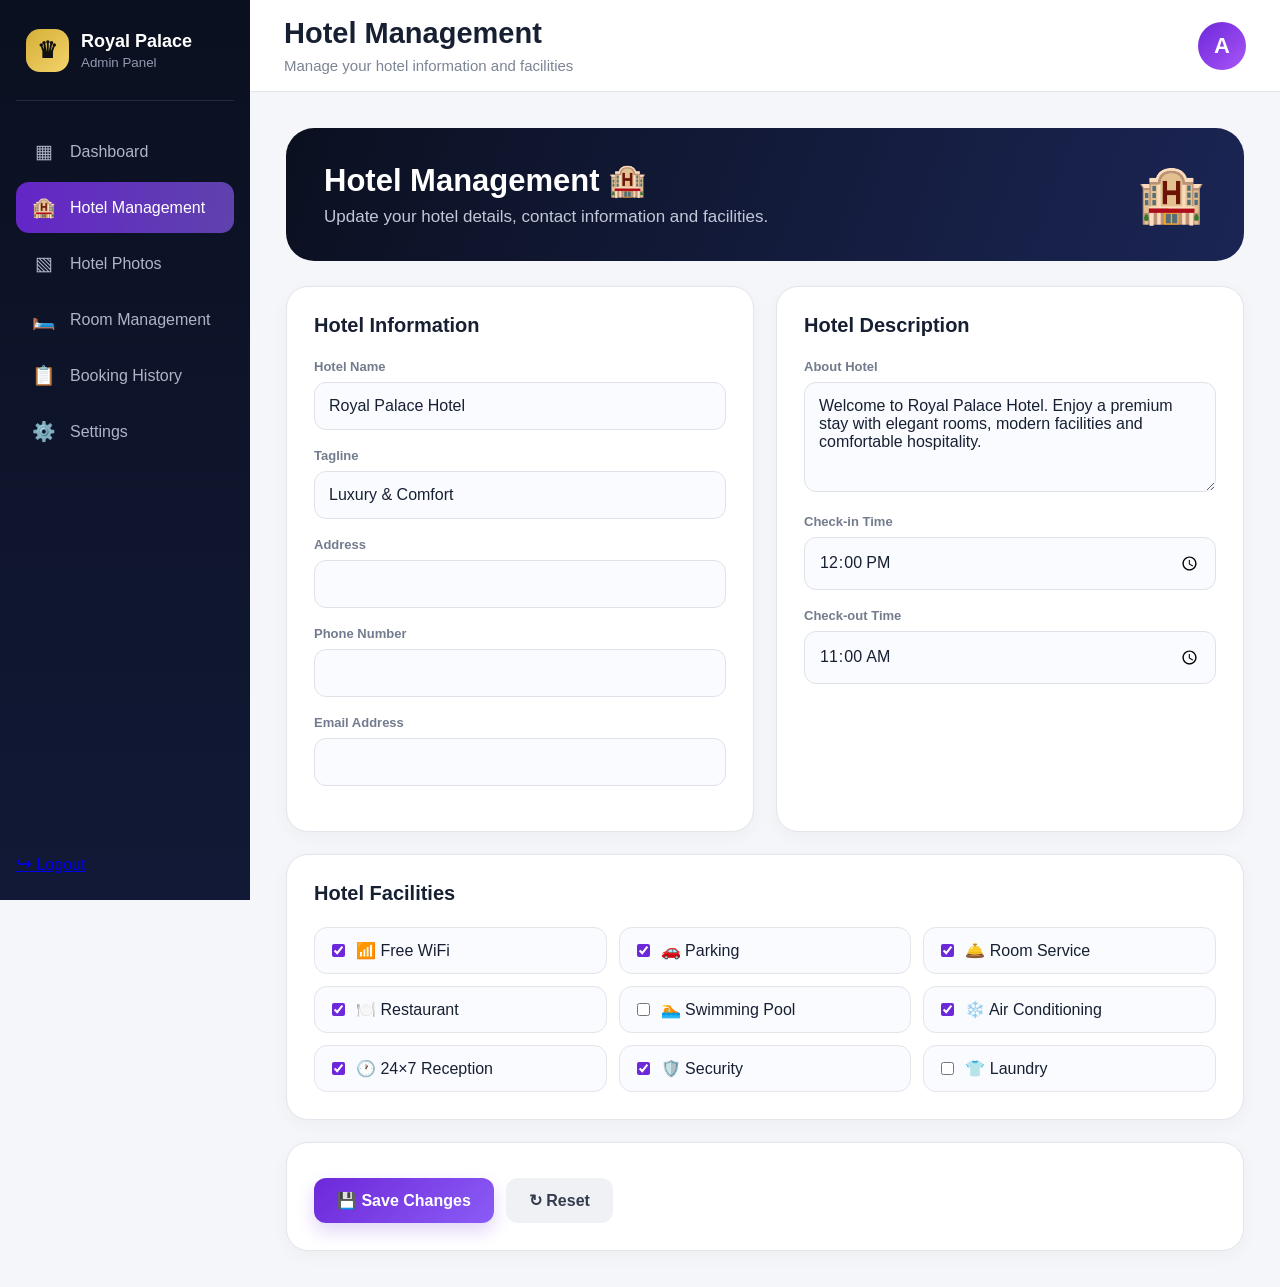
<file: hotel.html>
<!DOCTYPE html>
<html lang="en">
<head>
<meta charset="UTF-8">
<meta name="viewport" content="width=device-width,initial-scale=1.0">
<title>Royal Palace Hotel - Hotel Management</title>

<style>
*{box-sizing:border-box}

:root{
  --navy:#0b1020;
  --navy2:#111936;
  --purple:#6d28d9;
  --purple2:#8b5cf6;
  --gold:#d4af37;
  --bg:#f5f6fa;
  --text:#172033;
  --muted:#7b8495;
  --border:#e3e5eb;
  --white:#fff;
}

body{
  margin:0;
  font-family:Arial,Helvetica,sans-serif;
  background:var(--bg);
  color:var(--text);
}

button,input,textarea{
  font:inherit;
}

button{
  cursor:pointer;
}

.sidebar{
  position:fixed;
  left:0;
  top:0;
  bottom:0;
  width:250px;
  background:linear-gradient(180deg,var(--navy),#111936);
  color:white;
  padding:24px 16px;
  z-index:1000;
  transition:.3s;
}

.logo{
  display:flex;
  align-items:center;
  gap:12px;
  padding:5px 10px 28px;
  border-bottom:1px solid rgba(255,255,255,.1);
}

.logo-icon{
  width:43px;
  height:43px;
  border-radius:14px;
  background:linear-gradient(135deg,#d4af37,#f3d36b);
  display:flex;
  align-items:center;
  justify-content:center;
  color:#111;
  font-size:23px;
  font-weight:900;
}

.logo strong{
  font-size:18px;
}

.logo small{
  display:block;
  color:#929ab0;
  margin-top:3px;
}

.nav{
  margin-top:25px;
}

.nav a{
  display:flex;
  align-items:center;
  gap:14px;
  color:#aeb5c8;
  text-decoration:none;
  padding:14px 15px;
  margin:5px 0;
  border-radius:13px;
  transition:.2s;
}

.nav a:hover,
.nav a.active{
  color:#fff;
  background:linear-gradient(90deg,rgba(109,40,217,.9),rgba(139,92,246,.65));
}

.nav-icon{
  width:25px;
  text-align:center;
  font-size:19px;
}

.logout{
  position:absolute;
  bottom:25px;
  left:16px;
  right:16px;
}

.main{
  margin-left:250px;
  min-height:100vh;
}

.topbar{
  height:92px;
  background:#fff;
  border-bottom:1px solid var(--border);
  display:flex;
  align-items:center;
  justify-content:space-between;
  padding:0 34px;
}

.top-title h1{
  margin:0;
  font-size:29px;
}

.top-title p{
  margin:7px 0 0;
  color:var(--muted);
  font-size:15px;
}

.avatar{
  width:48px;
  height:48px;
  border-radius:50%;
  background:linear-gradient(135deg,var(--purple),#a855f7);
  color:#fff;
  display:flex;
  align-items:center;
  justify-content:center;
  font-size:22px;
  font-weight:bold;
}

.mobile-menu{
  display:none;
  border:0;
  background:var(--navy);
  color:#fff;
  width:48px;
  height:48px;
  border-radius:13px;
  font-size:26px;
}

.content{
  padding:36px;
  max-width:1200px;
  margin:auto;
}

.hero{
  background:linear-gradient(110deg,#0b1020,#1b2554);
  color:#fff;
  border-radius:28px;
  padding:34px 38px;
  display:flex;
  justify-content:space-between;
  align-items:center;
  margin-bottom:25px;
}

.hero h2{
  margin:0 0 8px;
  font-size:31px;
}

.hero p{
  margin:0;
  color:#c2c8d8;
  font-size:17px;
}

.hero-icon{
  font-size:55px;
}

.grid{
  display:grid;
  grid-template-columns:1fr 1fr;
  gap:22px;
}

.card{
  background:#fff;
  border:1px solid var(--border);
  border-radius:22px;
  padding:27px;
  box-shadow:0 5px 18px rgba(20,25,40,.035);
}

.card h3{
  margin:0 0 22px;
  font-size:20px;
}

.field{
  margin-bottom:18px;
}

.field label{
  display:block;
  font-size:13px;
  color:#737c8d;
  margin-bottom:8px;
  font-weight:600;
}

.field input,
.field textarea{
  width:100%;
  border:1px solid #dfe2e9;
  background:#fafbfe;
  border-radius:12px;
  padding:14px;
  outline:none;
  color:var(--text);
}

.field input:focus,
.field textarea:focus{
  border-color:var(--purple2);
  box-shadow:0 0 0 3px rgba(139,92,246,.1);
}

.field textarea{
  min-height:110px;
  resize:vertical;
}

.full{
  grid-column:1 / -1;
}

.facilities{
  display:grid;
  grid-template-columns:repeat(3,1fr);
  gap:12px;
}

.facility{
  border:1px solid var(--border);
  background:#fafbfe;
  border-radius:13px;
  padding:13px;
  display:flex;
  align-items:center;
  gap:8px;
}

.facility input{
  accent-color:var(--purple);
}

.actions{
  display:flex;
  gap:12px;
  margin-top:8px;
}

.btn{
  border:0;
  border-radius:12px;
  padding:13px 23px;
  font-weight:bold;
}

.btn-primary{
  color:white;
  background:linear-gradient(135deg,var(--purple),var(--purple2));
  box-shadow:0 8px 18px rgba(109,40,217,.2);
}

.btn-secondary{
  color:#343b4d;
  background:#f0f1f5;
}

.status{
  margin-top:15px;
  padding:13px 15px;
  border-radius:12px;
  display:none;
  background:#ecfdf3;
  color:#137333;
}

@media(max-width:800px){

  .sidebar{
    transform:translateX(-100%);
  }

  .sidebar.open{
    transform:translateX(0);
  }

  .main{
    margin-left:0;
  }

  .topbar{
    height:105px;
    padding:0 28px;
    gap:15px;
  }

  .mobile-menu{
    display:block;
  }

  .topbar-left{
    display:flex;
    align-items:center;
    gap:15px;
  }

  .top-title h1{
    font-size:25px;
  }

  .top-title p{
    font-size:14px;
  }

  .content{
    padding:28px;
  }

  .hero{
    border-radius:25px;
    padding:30px;
  }

  .hero h2{
    font-size:27px;
  }

  .grid{
    grid-template-columns:1fr;
  }

  .full{
    grid-column:auto;
  }

  .facilities{
    grid-template-columns:1fr 1fr;
  }
}

@media(max-width:520px){

  .topbar{
    padding:0 18px;
  }

  .content{
    padding:25px 18px;
  }

  .hero{
    padding:27px;
  }

  .hero-icon{
    display:none;
  }

  .card{
    padding:22px;
    border-radius:20px;
  }

  .facilities{
    grid-template-columns:1fr;
  }

  .actions{
    flex-direction:column;
  }

  .btn{
    width:100%;
  }
}

.overlay{
  display:none;
  position:fixed;
  inset:0;
  background:rgba(0,0,0,.4);
  z-index:900;
}

.overlay.show{
  display:block;
}
</style>
</head>

<body>

<div class="overlay" id="overlay" onclick="closeSidebar()"></div>

<!-- SIDEBAR -->
<aside class="sidebar" id="sidebar">

  <div class="logo">
    <div class="logo-icon">♛</div>
    <div>
      <strong>Royal Palace</strong>
      <small>Admin Panel</small>
    </div>
  </div>

  <nav class="nav">

    <a href="dashboard.html">
      <span class="nav-icon">▦</span>
      Dashboard
    </a>

    <a href="hotel.html" class="active">
      <span class="nav-icon">🏨</span>
      Hotel Management
    </a>

    <a href="photos.html">
      <span class="nav-icon">▧</span>
      Hotel Photos
    </a>

    <a href="rooms.html">
      <span class="nav-icon">🛏️</span>
      Room Management
    </a>

    <a href="bookings.html">
      <span class="nav-icon">📋</span>
      Booking History
    </a>

    <a href="settings.html">
      <span class="nav-icon">⚙️</span>
      Settings
    </a>

  </nav>

  <div class="logout">
    <a href="login.html" class="nav">
      <span class="nav-icon">↪</span>
      Logout
    </a>
  </div>

</aside>

<!-- MAIN -->
<main class="main">

  <header class="topbar">

    <div class="topbar-left">

      <button class="mobile-menu" onclick="toggleSidebar()">☰</button>

      <div class="top-title">
        <h1>Hotel Management</h1>
        <p>Manage your hotel information and facilities</p>
      </div>

    </div>

    <div class="avatar">A</div>

  </header>

  <section class="content">

    <div class="hero">

      <div>
        <h2>Hotel Management 🏨</h2>
        <p>Update your hotel details, contact information and facilities.</p>
      </div>

      <div class="hero-icon">🏨</div>

    </div>

    <div class="grid">

      <!-- HOTEL INFORMATION -->
      <div class="card">

        <h3>Hotel Information</h3>

        <div class="field">
          <label>Hotel Name</label>
          <input id="hotelName" type="text" value="Royal Palace Hotel">
        </div>

        <div class="field">
          <label>Tagline</label>
          <input id="tagline" type="text" value="Luxury & Comfort">
        </div>

        <div class="field">
          <label>Address</label>
          <input id="address" type="text" value="">
        </div>

        <div class="field">
          <label>Phone Number</label>
          <input id="phone" type="text" value="">
        </div>

        <div class="field">
          <label>Email Address</label>
          <input id="email" type="email" value="">
        </div>

      </div>

      <!-- DESCRIPTION -->
      <div class="card">

        <h3>Hotel Description</h3>

        <div class="field">

          <label>About Hotel</label>

          <textarea id="description">Welcome to Royal Palace Hotel. Enjoy a premium stay with elegant rooms, modern facilities and comfortable hospitality.</textarea>

        </div>

        <div class="field">

          <label>Check-in Time</label>

          <input id="checkin" type="time" value="12:00">

        </div>

        <div class="field">

          <label>Check-out Time</label>

          <input id="checkout" type="time" value="11:00">

        </div>

      </div>

      <!-- FACILITIES -->
      <div class="card full">

        <h3>Hotel Facilities</h3>

        <div class="facilities">

          <label class="facility">
            <input type="checkbox" value="Free WiFi" checked>
            📶 Free WiFi
          </label>

          <label class="facility">
            <input type="checkbox" value="Parking" checked>
            🚗 Parking
          </label>

          <label class="facility">
            <input type="checkbox" value="Room Service" checked>
            🛎️ Room Service
          </label>

          <label class="facility">
            <input type="checkbox" value="Restaurant" checked>
            🍽️ Restaurant
          </label>

          <label class="facility">
            <input type="checkbox" value="Swimming Pool">
            🏊 Swimming Pool
          </label>

          <label class="facility">
            <input type="checkbox" value="Air Conditioning" checked>
            ❄️ Air Conditioning
          </label>

          <label class="facility">
            <input type="checkbox" value="24x7 Reception" checked>
            🕐 24×7 Reception
          </label>

          <label class="facility">
            <input type="checkbox" value="Security" checked>
            🛡️ Security
          </label>

          <label class="facility">
            <input type="checkbox" value="Laundry">
            👕 Laundry
          </label>

        </div>

      </div>

      <!-- SAVE -->
      <div class="card full">

        <div class="actions">

          <button class="btn btn-primary" onclick="saveHotel()">
            💾 Save Changes
          </button>

          <button class="btn btn-secondary" onclick="loadHotel()">
            ↻ Reset
          </button>

        </div>

        <div class="status" id="status">
          ✅ Hotel information saved successfully.
        </div>

      </div>

    </div>

  </section>

</main>

<script>

const STORAGE_KEY = "royal_palace_hotel_info";

function toggleSidebar(){

  document.getElementById("sidebar").classList.toggle("open");
  document.getElementById("overlay").classList.toggle("show");

}

function closeSidebar(){

  document.getElementById("sidebar").classList.remove("open");
  document.getElementById("overlay").classList.remove("show");

}

function getFacilities(){

  return [...document.querySelectorAll('.facility input:checked')]
    .map(x => x.value);

}

function saveHotel(){

  const data = {

    hotelName:document.getElementById("hotelName").value,
    tagline:document.getElementById("tagline").value,
    address:document.getElementById("address").value,
    phone:document.getElementById("phone").value,
    email:document.getElementById("email").value,
    description:document.getElementById("description").value,
    checkin:document.getElementById("checkin").value,
    checkout:document.getElementById("checkout").value,
    facilities:getFacilities()

  };

  localStorage.setItem(STORAGE_KEY,JSON.stringify(data));

  const status=document.getElementById("status");

  status.style.display="block";

  setTimeout(()=>{
    status.style.display="none";
  },2500);

}

function loadHotel(){

  const saved=localStorage.getItem(STORAGE_KEY);

  if(!saved)return;

  try{

    const data=JSON.parse(saved);

    document.getElementById("hotelName").value=data.hotelName || "";
    document.getElementById("tagline").value=data.tagline || "";
    document.getElementById("address").value=data.address || "";
    document.getElementById("phone").value=data.phone || "";
    document.getElementById("email").value=data.email || "";
    document.getElementById("description").value=data.description || "";
    document.getElementById("checkin").value=data.checkin || "12:00";
    document.getElementById("checkout").value=data.checkout || "11:00";

    document.querySelectorAll('.facility input').forEach(input=>{
      input.checked=(data.facilities || []).includes(input.value);
    });

  }catch(e){

    console.log("Hotel data error",e);

  }

}

document.addEventListener("DOMContentLoaded",loadHotel);

</script>

</body>
        </html>
</file>
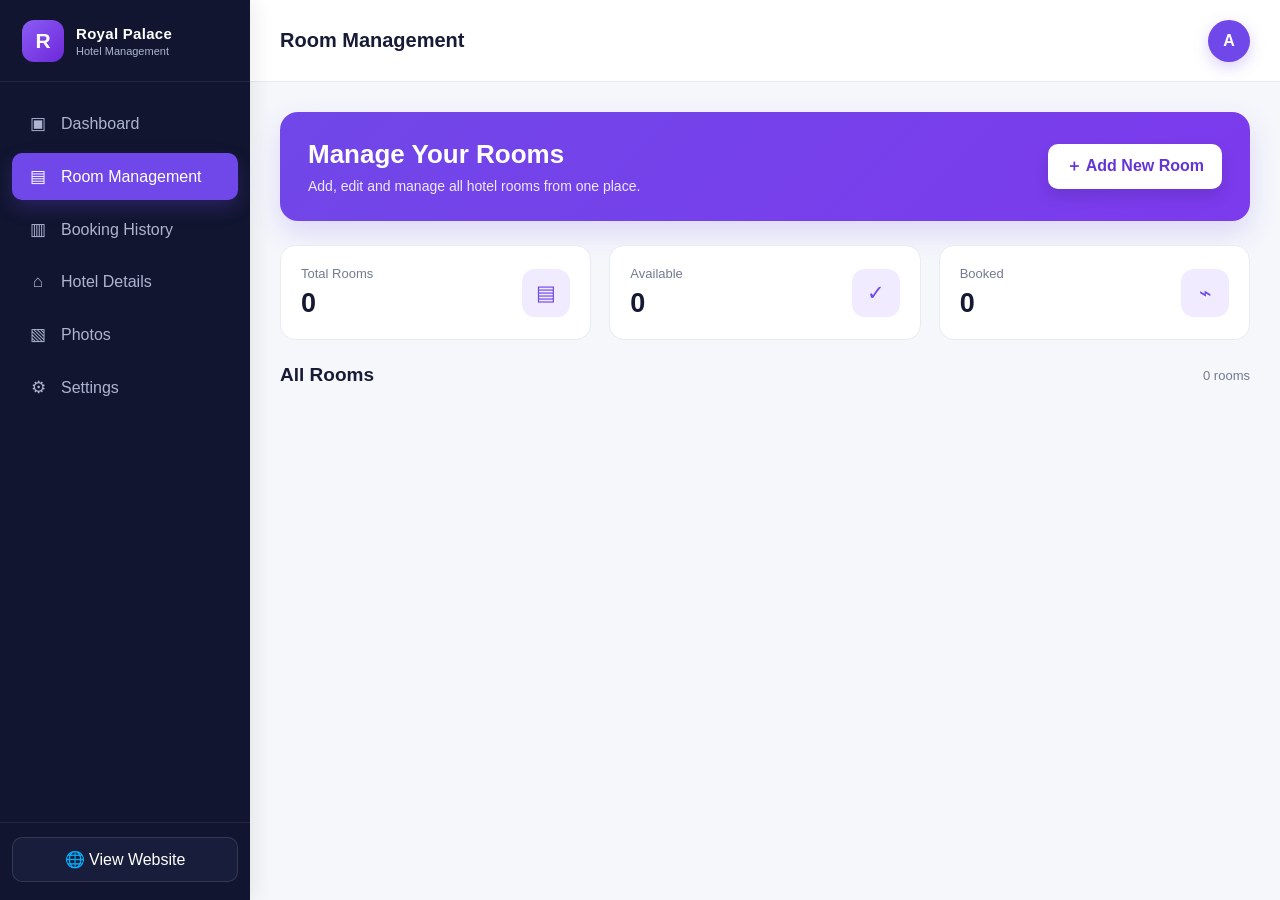
<file: rooms.html>
<!DOCTYPE html>
<html lang="en">
<head>
<meta charset="UTF-8">
<meta name="viewport" content="width=device-width,initial-scale=1.0">
<title>Royal Palace Hotel - Room Management</title>

<style>
*{
  box-sizing:border-box;
}

html,body{
  margin:0;
  padding:0;
  font-family:Arial,Helvetica,sans-serif;
  background:#f5f7fb;
  color:#111827;
}

button,
input,
select{
  font:inherit;
}

button{
  cursor:pointer;
}

.sidebar{
  position:fixed;
  left:0;
  top:0;
  width:250px;
  height:100vh;
  background:#11152f;
  color:white;
  z-index:1000;
  display:flex;
  flex-direction:column;
  box-shadow:4px 0 20px rgba(0,0,0,.08);
}

.brand{
  height:82px;
  display:flex;
  align-items:center;
  gap:12px;
  padding:0 22px;
  border-bottom:1px solid rgba(255,255,255,.08);
}

.brand-logo{
  width:42px;
  height:42px;
  border-radius:12px;
  background:linear-gradient(135deg,#8b5cf6,#6d28d9);
  display:flex;
  align-items:center;
  justify-content:center;
  font-size:21px;
  font-weight:800;
}

.brand-text strong{
  display:block;
  font-size:15px;
  letter-spacing:.3px;
}

.brand-text span{
  display:block;
  margin-top:3px;
  font-size:11px;
  color:#aeb4d0;
}

.nav{
  padding:18px 12px;
  flex:1;
}

.nav button{
  width:100%;
  border:0;
  background:transparent;
  color:#aeb4d0;
  padding:13px 15px;
  margin-bottom:6px;
  border-radius:10px;
  display:flex;
  align-items:center;
  gap:12px;
  text-align:left;
  transition:.2s;
}

.nav button:hover{
  background:#1d2244;
  color:white;
}

.nav button.active{
  background:#7047e8;
  color:white;
  box-shadow:0 8px 18px rgba(112,71,232,.25);
}

.nav-icon{
  width:22px;
  text-align:center;
  font-size:17px;
}

.sidebar-bottom{
  padding:14px 12px 18px;
  border-top:1px solid rgba(255,255,255,.08);
}

.website-btn{
  width:100%;
  border:1px solid rgba(255,255,255,.12);
  background:#181d3b;
  color:#fff;
  padding:12px;
  border-radius:10px;
  display:flex;
  align-items:center;
  justify-content:center;
  gap:8px;
}

.main{
  margin-left:250px;
  min-height:100vh;
}

.topbar{
  height:82px;
  background:#fff;
  border-bottom:1px solid #e8eaf0;
  display:flex;
  align-items:center;
  justify-content:space-between;
  padding:0 30px;
  position:sticky;
  top:0;
  z-index:500;
}

.top-left{
  display:flex;
  align-items:center;
  gap:14px;
}

.menu-btn{
  display:none;
  width:42px;
  height:42px;
  border:1px solid #e5e7eb;
  background:#fff;
  border-radius:10px;
  font-size:21px;
}

.page-title{
  font-size:20px;
  font-weight:800;
  color:#171b36;
}

.top-right{
  display:flex;
  align-items:center;
  gap:12px;
}

.profile{
  width:42px;
  height:42px;
  border-radius:50%;
  background:#7047e8;
  color:#fff;
  display:flex;
  align-items:center;
  justify-content:center;
  font-weight:800;
  box-shadow:0 5px 15px rgba(112,71,232,.25);
}

.content{
  padding:30px;
}

.hero{
  background:linear-gradient(135deg,#7047e8,#7c3aed);
  color:#fff;
  border-radius:18px;
  padding:27px 28px;
  display:flex;
  justify-content:space-between;
  align-items:center;
  gap:20px;
  box-shadow:0 12px 28px rgba(112,71,232,.18);
}

.hero h1{
  margin:0 0 8px;
  font-size:26px;
}

.hero p{
  margin:0;
  color:#eee9ff;
  font-size:14px;
}

.add-btn{
  border:0;
  background:#fff;
  color:#6335d5;
  padding:12px 18px;
  border-radius:10px;
  font-weight:800;
  box-shadow:0 7px 15px rgba(0,0,0,.12);
}

.add-btn:hover{
  transform:translateY(-1px);
}

.stats{
  display:grid;
  grid-template-columns:repeat(3,1fr);
  gap:18px;
  margin:24px 0;
}

.stat{
  background:#fff;
  border:1px solid #e9ebf2;
  border-radius:15px;
  padding:20px;
  display:flex;
  align-items:center;
  justify-content:space-between;
}

.stat-info span{
  display:block;
  font-size:13px;
  color:#747b91;
  margin-bottom:7px;
}

.stat-info strong{
  font-size:27px;
  color:#151932;
}

.stat-icon{
  width:48px;
  height:48px;
  border-radius:13px;
  background:#f0ebff;
  color:#7047e8;
  display:flex;
  align-items:center;
  justify-content:center;
  font-size:21px;
}

.section-head{
  display:flex;
  align-items:center;
  justify-content:space-between;
  margin-bottom:15px;
}

.section-head h2{
  margin:0;
  font-size:19px;
  color:#171b36;
}

.section-head span{
  color:#73798e;
  font-size:13px;
}

.room-grid{
  display:grid;
  grid-template-columns:repeat(3,minmax(0,1fr));
  gap:20px;
}

.room-card{
  background:#fff;
  border:1px solid #e8eaf0;
  border-radius:17px;
  overflow:hidden;
  position:relative;
  transition:.2s;
}

.room-card:hover{
  transform:translateY(-3px);
  box-shadow:0 12px 28px rgba(20,24,50,.08);
}

.room-image{
  height:190px;
  background:#eceff5;
  position:relative;
  overflow:hidden;
}

.room-image img{
  width:100%;
  height:100%;
  object-fit:cover;
  display:block;
}

.no-image{
  width:100%;
  height:100%;
  display:flex;
  align-items:center;
  justify-content:center;
  color:#8a90a3;
  font-size:45px;
}

.status{
  position:absolute;
  left:14px;
  top:14px;
  padding:6px 10px;
  border-radius:20px;
  font-size:11px;
  font-weight:800;
  text-transform:capitalize;
  background:#fff;
  box-shadow:0 4px 12px rgba(0,0,0,.12);
}

.status.available{
  color:#16834b;
}

.status.booked{
  color:#c23b3b;
}

.status.maintenance{
  color:#a06a00;
}

.more{
  position:absolute;
  right:12px;
  top:12px;
  width:36px;
  height:36px;
  border:0;
  border-radius:50%;
  background:rgba(255,255,255,.95);
  color:#30364d;
  font-size:20px;
  z-index:5;
}

.room-menu{
  position:absolute;
  right:12px;
  top:54px;
  width:155px;
  background:#fff;
  border:1px solid #e5e7eb;
  border-radius:10px;
  box-shadow:0 12px 30px rgba(0,0,0,.15);
  padding:6px;
  display:none;
  z-index:20;
}

.room-menu.show{
  display:block;
}

.room-menu button{
  width:100%;
  border:0;
  background:#fff;
  padding:10px;
  border-radius:7px;
  text-align:left;
  color:#252a40;
}

.room-menu button:hover{
  background:#f4f5f8;
}

.room-menu button.delete{
  color:#dc2626;
}

.room-body{
  padding:18px;
}

.room-name{
  font-size:18px;
  font-weight:800;
  color:#171b36;
  margin-bottom:5px;
}

.room-number{
  font-size:13px;
  color:#7a8093;
  margin-bottom:16px;
}

.room-footer{
  display:flex;
  align-items:center;
  justify-content:space-between;
  padding-top:14px;
  border-top:1px solid #edf0f4;
}

.price strong{
  color:#171b36;
  font-size:18px;
}

.price span{
  color:#81879a;
  font-size:12px;
}

.edit-small{
  border:1px solid #ddd6fe;
  background:#f6f3ff;
  color:#7047e8;
  padding:8px 12px;
  border-radius:8px;
  font-size:12px;
  font-weight:700;
}

.empty{
  grid-column:1/-1;
  background:#fff;
  border:1px dashed #d6d9e2;
  border-radius:16px;
  padding:50px 20px;
  text-align:center;
  color:#777e92;
}

.overlay{
  display:none;
  position:fixed;
  inset:0;
  background:rgba(0,0,0,.45);
  z-index:900;
}

.overlay.show{
  display:block;
}

/* Modal */
.modal-backdrop{
  position:fixed;
  inset:0;
  background:rgba(10,13,30,.6);
  display:none;
  align-items:center;
  justify-content:center;
  padding:20px;
  z-index:2000;
}

.modal-backdrop.show{
  display:flex;
}

.modal{
  width:100%;
  max-width:540px;
  max-height:90vh;
  overflow:auto;
  background:#fff;
  border-radius:18px;
  box-shadow:0 25px 70px rgba(0,0,0,.25);
}

.modal-head{
  padding:20px 22px;
  border-bottom:1px solid #eceef3;
  display:flex;
  align-items:center;
  justify-content:space-between;
}

.modal-head h3{
  margin:0;
  font-size:20px;
  color:#171b36;
}

.close-btn{
  width:36px;
  height:36px;
  border:0;
  background:#f2f3f7;
  border-radius:50%;
  font-size:20px;
  color:#555b70;
}

.modal-body{
  padding:22px;
}

.form-group{
  margin-bottom:16px;
}

.form-group label{
  display:block;
  font-size:13px;
  font-weight:700;
  color:#444a60;
  margin-bottom:7px;
}

.form-group input,
.form-group select{
  width:100%;
  border:1px solid #dfe2e9;
  border-radius:9px;
  padding:12px 13px;
  outline:none;
  background:#fff;
  color:#1b1f34;
}

.form-group input:focus,
.form-group select:focus{
  border-color:#7047e8;
  box-shadow:0 0 0 3px rgba(112,71,232,.1);
}

.form-row{
  display:grid;
  grid-template-columns:1fr 1fr;
  gap:14px;
}

.modal-footer{
  padding:16px 22px 22px;
  display:flex;
  justify-content:flex-end;
  gap:10px;
}

.cancel-btn{
  border:1px solid #dfe2e9;
  background:#fff;
  color:#4e556b;
  padding:11px 17px;
  border-radius:9px;
  font-weight:700;
}

.save-btn{
  border:0;
  background:#7047e8;
  color:#fff;
  padding:11px 19px;
  border-radius:9px;
  font-weight:800;
}

.toast{
  position:fixed;
  right:25px;
  bottom:25px;
  background:#171b36;
  color:#fff;
  padding:13px 17px;
  border-radius:10px;
  box-shadow:0 10px 30px rgba(0,0,0,.2);
  transform:translateY(100px);
  opacity:0;
  pointer-events:none;
  transition:.3s;
  z-index:3000;
  font-size:13px;
}

.toast.show{
  transform:translateY(0);
  opacity:1;
}

/* Mobile */
@media(max-width:1000px){
  .room-grid{
    grid-template-columns:repeat(2,minmax(0,1fr));
  }
}

@media(max-width:800px){
  .sidebar{
    transform:translateX(-100%);
    transition:.25s;
    width:250px;
  }

  .sidebar.open{
    transform:translateX(0);
  }

  .main{
    margin-left:0;
  }

  .menu-btn{
    display:block;
  }

  .topbar{
    padding:0 16px;
    height:70px;
  }

  .content{
    padding:18px;
  }

  .hero{
    padding:22px;
    align-items:flex-start;
    flex-direction:column;
  }

  .hero h1{
    font-size:23px;
  }

  .stats{
    grid-template-columns:1fr;
    gap:12px;
  }

  .room-grid{
    grid-template-columns:1fr;
  }
}

@media(max-width:520px){
  .page-title{
    font-size:17px;
  }

  .profile{
    width:38px;
    height:38px;
  }

  .hero{
    border-radius:14px;
  }

  .hero h1{
    font-size:21px;
  }

  .add-btn{
    width:100%;
  }

  .form-row{
    grid-template-columns:1fr;
    gap:0;
  }

  .modal-backdrop{
    padding:10px;
  }

  .modal{
    border-radius:14px;
  }

  .toast{
    left:15px;
    right:15px;
    bottom:15px;
    text-align:center;
  }
}
</style>
</head>

<body>

<!-- SIDEBAR -->
<aside class="sidebar" id="sidebar">

  <div class="brand">
    <div class="brand-logo">R</div>
    <div class="brand-text">
      <strong>Royal Palace</strong>
      <span>Hotel Management</span>
    </div>
  </div>

  <nav class="nav">

    <button type="button" onclick="goPage('dashboard.html')">
      <span class="nav-icon">▣</span>
      <span>Dashboard</span>
    </button>

    <button type="button" class="active" onclick="goPage('rooms.html')">
      <span class="nav-icon">▤</span>
      <span>Room Management</span>
    </button>

    <button type="button" onclick="goPage('bookings.html')">
      <span class="nav-icon">▥</span>
      <span>Booking History</span>
    </button>

    <button type="button" onclick="goPage('hotel.html')">
      <span class="nav-icon">⌂</span>
      <span>Hotel Details</span>
    </button>

    <button type="button" onclick="goPage('photos.html')">
      <span class="nav-icon">▧</span>
      <span>Photos</span>
    </button>

    <button type="button" onclick="goPage('settings.html')">
      <span class="nav-icon">⚙</span>
      <span>Settings</span>
    </button>

  </nav>

  <div class="sidebar-bottom">
    <button class="website-btn" type="button" onclick="goPage('index.html')">
      🌐 View Website
    </button>
  </div>

</aside>

<div class="overlay" id="overlay" onclick="closeSidebar()"></div>

<!-- MAIN -->
<main class="main">

  <header class="topbar">

    <div class="top-left">
      <button
        class="menu-btn"
        id="menuButton"
        type="button"
        onclick="toggleSidebar()"
        aria-label="Open menu"
        aria-expanded="false"
      >☰</button>

      <div class="page-title">Room Management</div>
    </div>

    <div class="top-right">
      <div class="profile">A</div>
    </div>

  </header>

  <section class="content">

    <!-- HERO -->
    <div class="hero">
      <div>
        <h1>Manage Your Rooms</h1>
        <p>Add, edit and manage all hotel rooms from one place.</p>
      </div>

      <button class="add-btn" type="button" onclick="openAddRoom()">
        ＋ Add New Room
      </button>
    </div>

    <!-- STATS -->
    <div class="stats">

      <div class="stat">
        <div class="stat-info">
          <span>Total Rooms</span>
          <strong id="totalRooms">0</strong>
        </div>
        <div class="stat-icon">▤</div>
      </div>

      <div class="stat">
        <div class="stat-info">
          <span>Available</span>
          <strong id="availableRooms">0</strong>
        </div>
        <div class="stat-icon">✓</div>
      </div>

      <div class="stat">
        <div class="stat-info">
          <span>Booked</span>
          <strong id="bookedRooms">0</strong>
        </div>
        <div class="stat-icon">⌁</div>
      </div>

    </div>

    <!-- ROOMS -->
    <div class="section-head">
      <h2>All Rooms</h2>
      <span id="roomCountText">0 rooms</span>
    </div>

    <div class="room-grid" id="roomGrid"></div>

  </section>

</main>

<!-- MODAL -->
<div class="modal-backdrop" id="roomModal">

  <div class="modal">

    <div class="modal-head">
      <h3 id="modalTitle">Add New Room</h3>

      <button
        class="close-btn"
        type="button"
        onclick="closeRoomModal()"
      >×</button>
    </div>

    <div class="modal-body">

      <div class="form-group">
        <label for="roomName">Room Name</label>
        <input
          id="roomName"
          type="text"
          placeholder="e.g. Premium Room"
        >
      </div>

      <div class="form-row">

        <div class="form-group">
          <label for="roomNumber">Room Number</label>
          <input
            id="roomNumber"
            type="text"
            placeholder="e.g. 101"
          >
        </div>

        <div class="form-group">
          <label for="roomPrice">Price / Night</label>
          <input
            id="roomPrice"
            type="number"
            min="0"
            placeholder="2500"
          >
        </div>

      </div>

      <div class="form-group">
        <label for="roomStatus">Status</label>

        <select id="roomStatus">
          <option value="available">Available</option>
          <option value="booked">Booked</option>
          <option value="maintenance">Maintenance</option>
        </select>
      </div>

      <div class="form-group">
        <label for="roomImage">Image URL / File Path</label>
        <input
          id="roomImage"
          type="text"
          placeholder="premium-room.jpg"
        >
      </div>

    </div>

    <div class="modal-footer">

      <button
        class="cancel-btn"
        type="button"
        onclick="closeRoomModal()"
      >Cancel</button>

      <button
        class="save-btn"
        type="button"
        onclick="saveRoom()"
      >Save Room</button>

    </div>

  </div>

</div>

<div class="toast" id="toast"></div>

<script>
"use strict";

/* =========================
   STORAGE
========================= */

const ROOM_KEY = "royal_palace_rooms";

let rooms = [];
let editingId = null;

/* =========================
   DEFAULT ROOMS
========================= */

const defaultRooms = [
  {
    id: "room_101",
    name: "Premium Room",
    number: "101",
    price: 2500,
    status: "available",
    image: "premium-room.jpg"
  },
  {
    id: "room_102",
    name: "Royal Suite",
    number: "102",
    price: 4500,
    status: "available",
    image: "royal-suite.jpg"
  },
  {
    id: "room_103",
    name: "Royal Palace Suite",
    number: "103",
    price: 6500,
    status: "available",
    image: ""
  }
];

/* =========================
   HELPERS
========================= */

function $(id){
  return document.getElementById(id);
}

function escapeHtml(value){
  return String(value ?? "")
    .replace(/&/g,"&amp;")
    .replace(/</g,"&lt;")
    .replace(/>/g,"&gt;")
    .replace(/"/g,"&quot;")
    .replace(/'/g,"&#039;");
}

function createId(){
  return "room_" + Date.now() + "_" + Math.random()
    .toString(36)
    .substring(2,8);
}

/* =========================
   NAVIGATION
========================= */

function goPage(page){
  closeSidebar();

  setTimeout(function(){
    window.location.href = page;
  },30);
}

/* =========================
   SIDEBAR
========================= */

function toggleSidebar(){

  const sidebar = $("sidebar");
  const overlay = $("overlay");
  const menuButton = $("menuButton");

  if(!sidebar || !overlay){
    return;
  }

  const isOpen = sidebar.classList.contains("open");

  if(isOpen){
    closeSidebar();
  }else{
    sidebar.classList.add("open");
    overlay.classList.add("show");

    if(menuButton){
      menuButton.setAttribute("aria-expanded","true");
    }
  }
}

function closeSidebar(){

  const sidebar = $("sidebar");
  const overlay = $("overlay");
  const menuButton = $("menuButton");

  if(sidebar){
    sidebar.classList.remove("open");
  }

  if(overlay){
    overlay.classList.remove("show");
  }

  if(menuButton){
    menuButton.setAttribute("aria-expanded","false");
  }
}

/* =========================
   LOAD / SAVE ROOMS
========================= */

function saveRooms(){

  localStorage.setItem(
    ROOM_KEY,
    JSON.stringify(rooms)
  );
}

function loadRooms(){

  try{

    const saved = localStorage.getItem(ROOM_KEY);

    if(saved){

      const parsed = JSON.parse(saved);

      if(Array.isArray(parsed)){
        rooms = parsed;
      }else{
        rooms = [...defaultRooms];
        saveRooms();
      }

    }else{

      rooms = [...defaultRooms];
      saveRooms();

    }

  }catch(error){

    console.error("Room loading error:",error);

    rooms = [...defaultRooms];
    saveRooms();
  }

  updateStats();
  renderRooms();
}

/* =========================
   STATS
========================= */

function updateStats(){

  const total = rooms.length;

  const available = rooms.filter(function(room){
    return room.status === "available";
  }).length;

  const booked = rooms.filter(function(room){
    return room.status === "booked";
  }).length;

  $("totalRooms").textContent = total;
  $("availableRooms").textContent = available;
  $("bookedRooms").textContent = booked;

  $("roomCountText").textContent =
    total + (total === 1 ? " room" : " rooms");
}

/* =========================
   CLOSE ROOM MENUS
========================= */

function closeRoomMenus(exceptId){

  document.querySelectorAll(".room-menu.show").forEach(function(menu){

    if(exceptId && menu.id === "roomMenu_" + exceptId){
      return;
    }

    menu.classList.remove("show");
  });
}

/* =========================
   TOGGLE ROOM MENU
========================= */

function toggleRoomMenu(id){

  const menu = $("roomMenu_" + id);

  if(!menu){
    return;
  }

  const wasOpen = menu.classList.contains("show");

  closeRoomMenus();

  if(!wasOpen){
    menu.classList.add("show");
  }
}

/* =========================
   RENDER ROOMS
========================= */

function renderRooms(){

  const grid = $("roomGrid");

  if(!grid){
    return;
  }

  if(!rooms.length){

    grid.innerHTML = `
      <div class="empty">
        <div style="font-size:42px;margin-bottom:10px;">🏨</div>
        <strong style="display:block;color:#34394e;margin-bottom:6px;">
          No rooms found
        </strong>
        <span>
          Click "Add New Room" to create your first room.
        </span>
      </div>
    `;

    return;
  }

  grid.innerHTML = rooms.map(function(room){

    const status =
      room.status === "booked"
        ? "booked"
        : room.status === "maintenance"
          ? "maintenance"
          : "available";

    const statusText =
      status.charAt(0).toUpperCase() + status.slice(1);

    let imagePart = "";

    if(room.image){

      imagePart = `
        <img
          src="${escapeHtml(room.image)}"
          alt="${escapeHtml(room.name)}"
          onerror="this.style.display='none';this.nextElementSibling.style.display='flex';"
        >
</file>
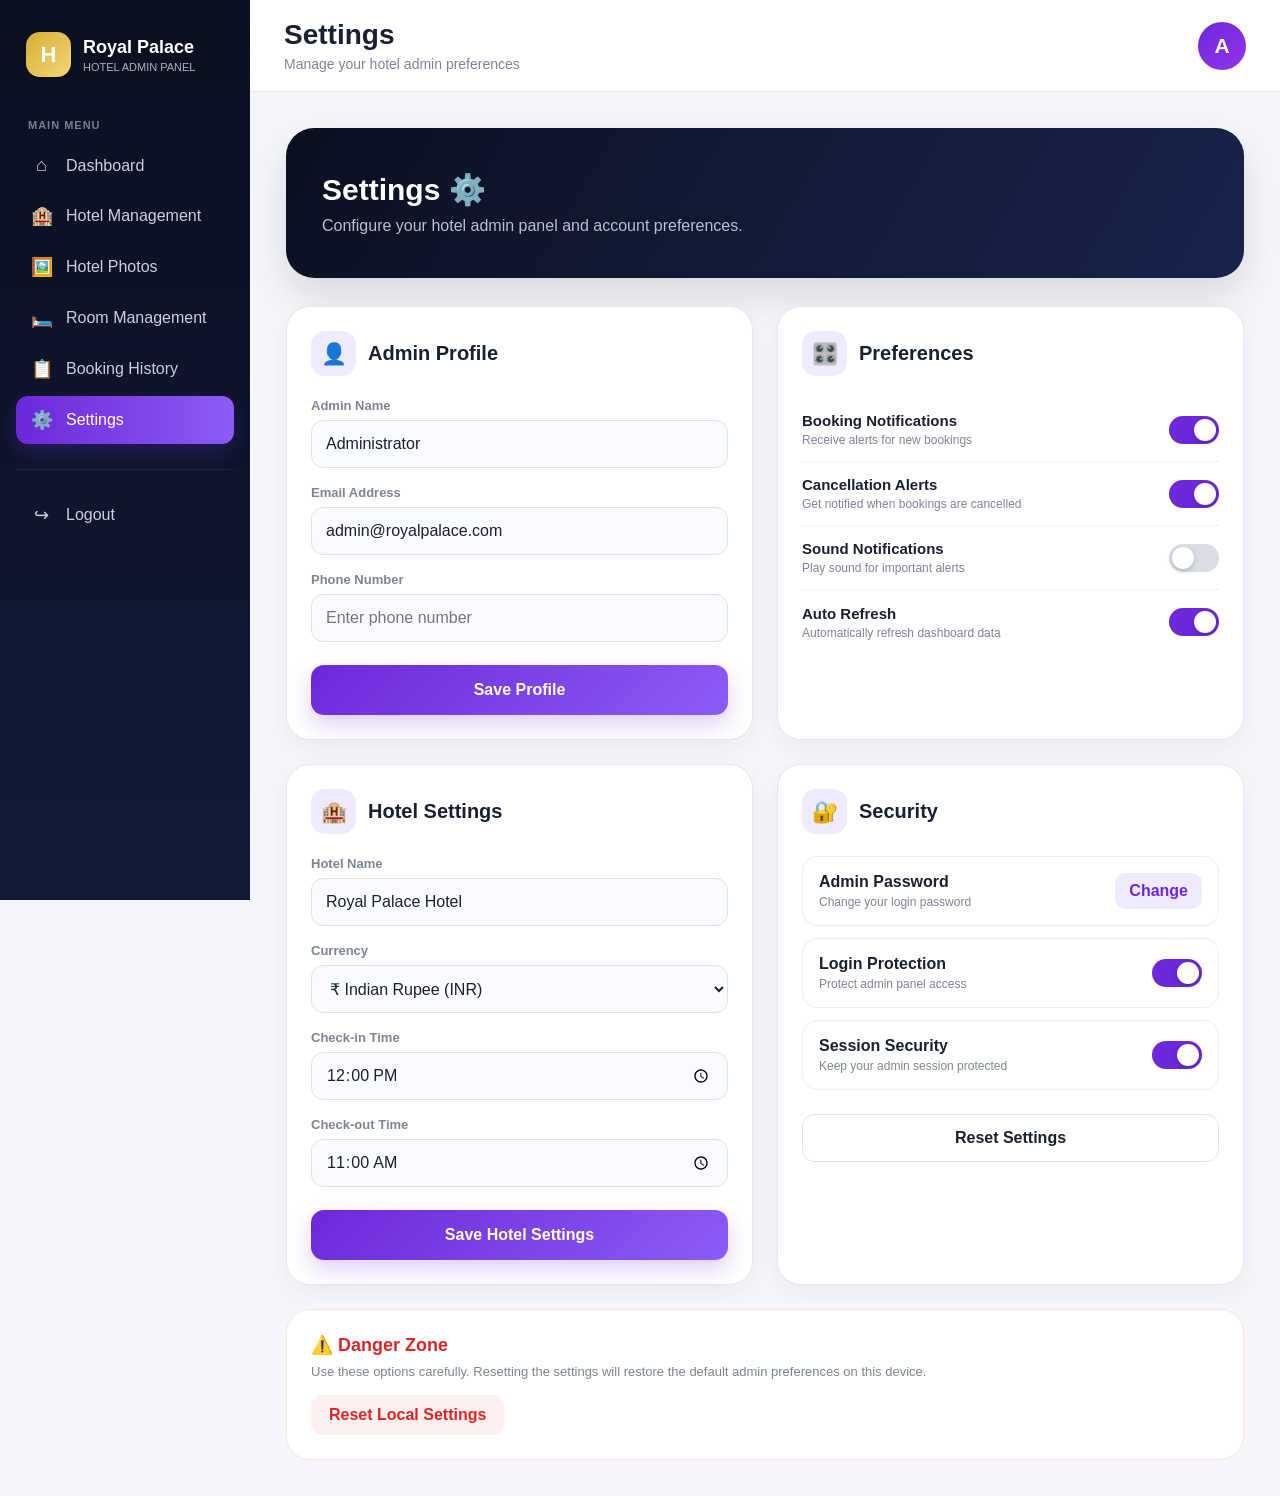
<file: settings.html>
<!DOCTYPE html>
<html lang="en">
<head>
<meta charset="UTF-8">
<meta name="viewport" content="width=device-width,initial-scale=1.0">
<title>Royal Palace Hotel - Settings</title>

<style>
*{box-sizing:border-box}

:root{
  --navy:#0b1020;
  --navy2:#111936;
  --purple:#6d28d9;
  --purple2:#8b5cf6;
  --gold:#d4af37;
  --bg:#f5f6fa;
  --white:#fff;
  --text:#182033;
  --muted:#7d8493;
  --border:#e5e7eb;
  --green:#16a34a;
  --red:#dc2626;
}

html,body{
  margin:0;
  padding:0;
  min-height:100%;
  font-family:Arial,Helvetica,sans-serif;
  background:var(--bg);
  color:var(--text);
}

button,input,select{font:inherit}
button{cursor:pointer}

/* SIDEBAR */

.sidebar{
  position:fixed;
  left:0;
  top:0;
  bottom:0;
  width:250px;
  background:linear-gradient(180deg,var(--navy),var(--navy2));
  color:#fff;
  z-index:1000;
  padding:24px 16px;
  overflow-y:auto;
}

.logo{
  display:flex;
  align-items:center;
  gap:12px;
  padding:8px 10px 28px;
}

.logo-icon{
  width:45px;
  height:45px;
  border-radius:14px;
  background:linear-gradient(135deg,var(--gold),#f4d675);
  display:flex;
  align-items:center;
  justify-content:center;
  font-size:22px;
  font-weight:bold;
}

.logo-text{
  font-size:18px;
  font-weight:800;
}

.logo-sub{
  color:#aab0c0;
  font-size:11px;
  margin-top:3px;
}

.nav-title{
  color:#777f95;
  font-size:11px;
  font-weight:bold;
  letter-spacing:1px;
  padding:14px 12px 8px;
}

.nav-btn{
  width:100%;
  display:flex;
  align-items:center;
  gap:13px;
  color:#cbd0dd;
  background:transparent;
  border:0;
  padding:13px 14px;
  border-radius:12px;
  margin:3px 0;
  text-align:left;
  transition:.2s;
}

.nav-btn:hover{
  background:rgba(255,255,255,.08);
  color:#fff;
}

.nav-btn.active{
  background:linear-gradient(90deg,var(--purple),var(--purple2));
  color:#fff;
  box-shadow:0 8px 20px rgba(109,40,217,.25);
}

.nav-icon{
  width:23px;
  text-align:center;
  font-size:18px;
}

.logout{
  margin-top:25px;
  border-top:1px solid rgba(255,255,255,.08);
  padding-top:18px;
}

/* MAIN */

.main{
  margin-left:250px;
  min-height:100vh;
}

/* TOPBAR */

.topbar{
  height:92px;
  background:#fff;
  border-bottom:1px solid var(--border);
  display:flex;
  align-items:center;
  justify-content:space-between;
  padding:0 34px;
  position:sticky;
  top:0;
  z-index:100;
}

.top-left{
  display:flex;
  align-items:center;
}

.page-title{
  margin:0;
  font-size:28px;
  font-weight:800;
}

.page-sub{
  color:var(--muted);
  margin-top:5px;
  font-size:14px;
}

.profile{
  width:48px;
  height:48px;
  border-radius:50%;
  background:linear-gradient(135deg,var(--purple),#9333ea);
  color:#fff;
  display:flex;
  align-items:center;
  justify-content:center;
  font-size:21px;
  font-weight:bold;
}

.mobile-menu{
  display:none;
  width:48px;
  height:48px;
  border:0;
  border-radius:14px;
  background:var(--navy);
  color:#fff;
  font-size:25px;
  margin-right:14px;
  position:relative;
  z-index:2001;
}

/* CONTENT */

.content{
  padding:36px;
  max-width:1400px;
  margin:auto;
}

/* HERO */

.hero{
  min-height:150px;
  border-radius:28px;
  background:linear-gradient(120deg,#0b1020,#19234b);
  color:#fff;
  padding:32px 36px;
  display:flex;
  align-items:center;
  justify-content:space-between;
  gap:20px;
  box-shadow:0 18px 40px rgba(11,16,32,.12);
}

.hero h1{
  margin:0;
  font-size:30px;
}

.hero p{
  margin:10px 0 0;
  color:#b9c0d2;
  font-size:16px;
}

/* SETTINGS GRID */

.settings-grid{
  display:grid;
  grid-template-columns:repeat(2,1fr);
  gap:24px;
  margin-top:28px;
}

.card{
  background:#fff;
  border:1px solid var(--border);
  border-radius:24px;
  padding:24px;
  box-shadow:0 8px 25px rgba(20,30,50,.05);
}

.card-title{
  display:flex;
  align-items:center;
  gap:12px;
  font-size:20px;
  font-weight:800;
  margin-bottom:22px;
}

.card-icon{
  width:45px;
  height:45px;
  border-radius:14px;
  background:#f0eafe;
  display:flex;
  align-items:center;
  justify-content:center;
  font-size:21px;
}

.form-group{
  margin-bottom:17px;
}

.form-group label{
  display:block;
  font-size:13px;
  color:var(--muted);
  font-weight:600;
  margin-bottom:7px;
}

.form-group input,
.form-group select{
  width:100%;
  height:48px;
  border:1px solid #dfe2e8;
  border-radius:12px;
  padding:0 14px;
  outline:none;
  color:var(--text);
  background:#fafbfe;
}

.form-group input:focus,
.form-group select:focus{
  border-color:var(--purple);
  box-shadow:0 0 0 3px rgba(109,40,217,.08);
}

/* TOGGLE */

.setting-row{
  min-height:64px;
  border-bottom:1px solid #edf0f4;
  display:flex;
  align-items:center;
  justify-content:space-between;
  gap:15px;
}

.setting-row:last-child{
  border-bottom:0;
}

.setting-name{
  font-weight:700;
  font-size:15px;
}

.setting-desc{
  color:var(--muted);
  font-size:12px;
  margin-top:4px;
}

.switch{
  position:relative;
  width:50px;
  height:28px;
  flex:none;
}

.switch input{
  display:none;
}

.slider{
  position:absolute;
  inset:0;
  background:#d9dde5;
  border-radius:30px;
  transition:.25s;
}

.slider:before{
  content:"";
  position:absolute;
  width:22px;
  height:22px;
  left:3px;
  top:3px;
  background:#fff;
  border-radius:50%;
  transition:.25s;
  box-shadow:0 2px 5px rgba(0,0,0,.2);
}

.switch input:checked + .slider{
  background:var(--purple);
}

.switch input:checked + .slider:before{
  transform:translateX(22px);
}

/* BUTTONS */

.save-btn{
  width:100%;
  border:0;
  background:linear-gradient(135deg,var(--purple),var(--purple2));
  color:#fff;
  height:50px;
  border-radius:13px;
  font-weight:800;
  margin-top:6px;
  box-shadow:0 10px 22px rgba(109,40,217,.22);
}

.save-btn:active{
  transform:scale(.98);
}

.reset-btn{
  width:100%;
  height:48px;
  border:1px solid #e1e4ea;
  background:#fff;
  color:var(--text);
  border-radius:12px;
  font-weight:700;
  margin-top:12px;
}

/* SECURITY */

.security-box{
  border:1px solid #eee;
  border-radius:15px;
  padding:16px;
  margin-bottom:12px;
  display:flex;
  align-items:center;
  justify-content:space-between;
  gap:15px;
}

.security-name{
  font-weight:700;
}

.security-small{
  color:var(--muted);
  font-size:12px;
  margin-top:4px;
}

.security-btn{
  border:0;
  background:#f0eafe;
  color:var(--purple);
  padding:9px 14px;
  border-radius:10px;
  font-weight:700;
}

/* DANGER */

.danger-card{
  margin-top:24px;
  background:#fff;
  border:1px solid #fee2e2;
  border-radius:24px;
  padding:24px;
}

.danger-title{
  color:var(--red);
  font-weight:800;
  font-size:18px;
}

.danger-text{
  color:var(--muted);
  font-size:13px;
  margin:8px 0 16px;
}

.delete-btn{
  border:0;
  background:#fff0f0;
  color:var(--red);
  padding:11px 18px;
  border-radius:11px;
  font-weight:700;
}

/* TOAST */

.toast{
  position:fixed;
  right:25px;
  bottom:25px;
  background:var(--navy);
  color:#fff;
  padding:14px 20px;
  border-radius:13px;
  box-shadow:0 12px 35px rgba(0,0,0,.25);
  opacity:0;
  transform:translateY(20px);
  pointer-events:none;
  transition:.3s;
  z-index:5000;
}

.toast.show{
  opacity:1;
  transform:translateY(0);
}

/* MOBILE */

@media(max-width:900px){

  .sidebar{
    transform:translateX(-100%);
    transition:transform .25s ease;
    box-shadow:10px 0 35px rgba(0,0,0,.25);
  }

  .sidebar.open{
    transform:translateX(0);
  }

  .main{
    margin-left:0;
  }

  .mobile-menu{
    display:block;
  }

  .topbar{
    padding:0 18px;
    height:94px;
  }

  .page-title{
    font-size:23px;
  }

  .content{
    padding:28px;
  }

  .settings-grid{
    grid-template-columns:1fr;
  }
}

@media(max-width:600px){

  .topbar{
    height:110px;
  }

  .content{
    padding:28px;
  }

  .hero{
    display:block;
    padding:28px;
    border-radius:26px;
  }

  .hero h1{
    font-size:27px;
  }

  .card{
    padding:20px;
    border-radius:21px;
  }

  .security-box{
    align-items:flex-start;
  }

  .profile{
    width:46px;
    height:46px;
  }

  .toast{
    left:18px;
    right:18px;
    bottom:18px;
    text-align:center;
  }
}
</style>
</head>

<body>

<!-- SIDEBAR -->

<aside class="sidebar" id="sidebar">

  <div class="logo">
    <div class="logo-icon">H</div>
    <div>
      <div class="logo-text">Royal Palace</div>
      <div class="logo-sub">HOTEL ADMIN PANEL</div>
    </div>
  </div>

  <div class="nav-title">MAIN MENU</div>

  <button class="nav-btn" type="button" onclick="go('dashboard.html')">
    <span class="nav-icon">⌂</span>
    Dashboard
  </button>

  <button class="nav-btn" type="button" onclick="go('hotel.html')">
    <span class="nav-icon">🏨</span>
    Hotel Management
  </button>

  <button class="nav-btn" type="button" onclick="go('photos.html')">
    <span class="nav-icon">🖼️</span>
    Hotel Photos
  </button>

  <button class="nav-btn" type="button" onclick="go('rooms.html')">
    <span class="nav-icon">🛏️</span>
    Room Management
  </button>

  <button class="nav-btn" type="button" onclick="go('bookings.html')">
    <span class="nav-icon">📋</span>
    Booking History
  </button>

  <button class="nav-btn active" type="button" onclick="go('settings.html')">
    <span class="nav-icon">⚙️</span>
    Settings
  </button>

  <div class="logout">

    <button class="nav-btn" type="button" onclick="logout()">
      <span class="nav-icon">↪</span>
      Logout
    </button>

  </div>

</aside>


<!-- MAIN -->

<main class="main">

  <header class="topbar">

    <div class="top-left">

      <button
        class="mobile-menu"
        id="menuButton"
        type="button"
        aria-label="Open menu"
        aria-expanded="false"
        onclick="toggleSidebar()">
        ☰
      </button>

      <div>
        <h1 class="page-title">Settings</h1>
        <div class="page-sub">
          Manage your hotel admin preferences
        </div>
      </div>

    </div>

    <div class="profile">A</div>

  </header>


  <section class="content">

    <div class="hero">

      <div>
        <h1>Settings ⚙️</h1>

        <p>
          Configure your hotel admin panel and account preferences.
        </p>
      </div>

    </div>


    <div class="settings-grid">


      <!-- PROFILE -->

      <div class="card">

        <div class="card-title">
          <div class="card-icon">👤</div>
          Admin Profile
        </div>

        <div class="form-group">

          <label>Admin Name</label>

          <input
            id="adminName"
            type="text"
            value="Administrator"
            placeholder="Enter admin name">

        </div>

        <div class="form-group">

          <label>Email Address</label>

          <input
            id="adminEmail"
            type="email"
            value="admin@royalpalace.com"
            placeholder="Enter email">

        </div>

        <div class="form-group">

          <label>Phone Number</label>

          <input
            id="adminPhone"
            type="tel"
            value=""
            placeholder="Enter phone number">

        </div>

        <button
          class="save-btn"
          type="button"
          onclick="saveProfile()">
          Save Profile
        </button>

      </div>


      <!-- PREFERENCES -->

      <div class="card">

        <div class="card-title">
          <div class="card-icon">🎛️</div>
          Preferences
        </div>


        <div class="setting-row">

          <div>
            <div class="setting-name">
              Booking Notifications
            </div>

            <div class="setting-desc">
              Receive alerts for new bookings
            </div>
          </div>

          <label class="switch">

            <input
              id="bookingNotify"
              type="checkbox"
              checked
              onchange="saveToggle('bookingNotify')">

            <span class="slider"></span>

          </label>

        </div>


        <div class="setting-row">

          <div>
            <div class="setting-name">
              Cancellation Alerts
            </div>

            <div class="setting-desc">
              Get notified when bookings are cancelled
            </div>
          </div>

          <label class="switch">

            <input
              id="cancelNotify"
              type="checkbox"
              checked
              onchange="saveToggle('cancelNotify')">

            <span class="slider"></span>

          </label>

        </div>


        <div class="setting-row">

          <div>
            <div class="setting-name">
              Sound Notifications
            </div>

            <div class="setting-desc">
              Play sound for important alerts
            </div>
          </div>

          <label class="switch">

            <input
              id="soundNotify"
              type="checkbox"
              onchange="saveToggle('soundNotify')">

            <span class="slider"></span>

          </label>

        </div>


        <div class="setting-row">

          <div>
            <div class="setting-name">
              Auto Refresh
            </div>

            <div class="setting-desc">
              Automatically refresh dashboard data
            </div>
          </div>

          <label class="switch">

            <input
              id="autoRefresh"
              type="checkbox"
              checked
              onchange="saveToggle('autoRefresh')">

            <span class="slider"></span>

          </label>

        </div>

      </div>


      <!-- HOTEL SETTINGS -->

      <div class="card">

        <div class="card-title">
          <div class="card-icon">🏨</div>
          Hotel Settings
        </div>

        <div class="form-group">

          <label>Hotel Name</label>

          <input
            id="hotelName"
            type="text"
            value="Royal Palace Hotel">

        </div>

        <div class="form-group">

          <label>Currency</label>

          <select id="currency">

            <option value="INR">₹ Indian Rupee (INR)</option>
            <option value="USD">$ US Dollar (USD)</option>
            <option value="EUR">€ Euro (EUR)</option>

          </select>

        </div>

        <div class="form-group">

          <label>Check-in Time</label>

          <input
            id="checkin"
            type="time"
            value="12:00">

        </div>

        <div class="form-group">

          <label>Check-out Time</label>

          <input
            id="checkout"
            type="time"
            value="11:00">

        </div>

        <button
          class="save-btn"
          type="button"
          onclick="saveHotel()">
          Save Hotel Settings
        </button>

      </div>


      <!-- SECURITY -->

      <div class="card">

        <div class="card-title">
          <div class="card-icon">🔐</div>
          Security
        </div>


        <div class="security-box">

          <div>
            <div class="security-name">
              Admin Password
            </div>

            <div class="security-small">
              Change your login password
            </div>
          </div>

          <button
            class="security-btn"
            type="button"
            onclick="changePassword()">
            Change
          </button>

        </div>


        <div class="security-box">

          <div>
            <div class="security-name">
              Login Protection
            </div>

            <div class="security-small">
              Protect admin panel access
            </div>
          </div>

          <label class="switch">

            <input
              id="loginProtection"
              type="checkbox"
              checked
              onchange="saveToggle('loginProtection')">

            <span class="slider"></span>

          </label>

        </div>


        <div class="security-box">

          <div>
            <div class="security-name">
              Session Security
            </div>

            <div class="security-small">
              Keep your admin session protected
            </div>
          </div>

          <label class="switch">

            <input
              id="sessionSecurity"
              type="checkbox"
              checked
              onchange="saveToggle('sessionSecurity')">

            <span class="slider"></span>

          </label>

        </div>


        <button
          class="reset-btn"
          type="button"
          onclick="resetSettings()">
          Reset Settings
        </button>

      </div>

    </div>


    <!-- DANGER -->

    <div class="danger-card">

      <div class="danger-title">
        ⚠️ Danger Zone
      </div>

      <div class="danger-text">
        Use these options carefully. Resetting the settings will
        restore the default admin preferences on this device.
      </div>

      <button
        class="delete-btn"
        type="button"
        onclick="clearLocalSettings()">
        Reset Local Settings
      </button>

    </div>

  </section>

</main>


<!-- TOAST -->

<div class="toast" id="toast">
  Settings saved successfully
</div>


<script>

/* =====================================================
   MOBILE SIDEBAR — FIXED
   ===================================================== */

function toggleSidebar(){

  const sidebar = document.getElementById("sidebar");
  const button = document.getElementById("menuButton");

  if(!sidebar) return;

  const opened = sidebar.classList.contains("open");

  if(opened){

    closeSidebar();

  }else{

    sidebar.classList.add("open");

    if(button){
      button.setAttribute("aria-expanded","true");
    }

  }

}


function closeSidebar(){

  const sidebar = document.getElementById("sidebar");
  const button = document.getElementById("menuButton");

  if(sidebar){
    sidebar.classList.remove("open");
  }

  if(button){
    button.setAttribute("aria-expanded","false");
  }

}


/* NAVIGATION */

function go(page){

  // सबसे पहले menu बंद
  closeSidebar();

  // थोड़ी देर नहीं — तुरंत page change
  window.location.href = page;

}


/* PHONE BACK/FORWARD FIX */

window.addEventListener("pageshow",function(){

  // पुराने browser state से sidebar open न रहे
  closeSidebar();

});


/* PAGE LOAD */

document.addEventListener("DOMContentLoaded",function(){

  closeSidebar();

  loadSettings();

});


/* बाहर tap करने पर menu बंद */

document.addEventListener("click",function(e){

  const sidebar = document.getElementById("sidebar");
  const menuButton = document.getElementById("menuButton");

  if(!sidebar) return;

  if(!sidebar.classList.contains("open")) return;

  if(
    !sidebar.contains(e.target) &&
    (!menuButton || !menuButton.contains(e.target))
  ){

    closeSidebar();

  }

});


/* ESC KEY */

document.addEventListener("keydown",function(e){

  if(e.key === "Escape"){
    closeSidebar();
  }

});


/* SCREEN RESIZE */

window.addEventListener("resize",function(){

  if(window.innerWidth > 900){
    closeSidebar();
  }

});


/* LOGOUT */

function logout(){

  closeSidebar();

  if(confirm("Are you sure you want to logout?")){

    window.location.href="login.html";

  }

}


/* TOAST */

function showToast(message){

  const toast=document.getElementById("toast");

  if(!toast) return;

  toast.textContent=message;

  toast.classList.add("show");

  clearTimeout(window.toastTimer);

  window.toastTimer=setTimeout(function(){

    toast.classList.remove("show");

  },2200);

}


/* PROFILE SAVE */

function saveProfile(){

  const data={

    name:document.getElementById("adminName").value.trim(),

    email:document.getElementById("adminEmail").value.trim(),

    phone:document.getElementById("adminPhone").value.trim()

  };

  localStorage.setItem(
    "royal_palace_admin_profile",
    JSON.stringify(data)
  );

  showToast("Profile saved successfully ✓");

}


/* HOTEL SAVE */

function saveHotel(){

  const data={

    name:document.getElementById("hotelName").value.trim(),

    currency:document.getElementById("currency").value,

    chec
</file>
